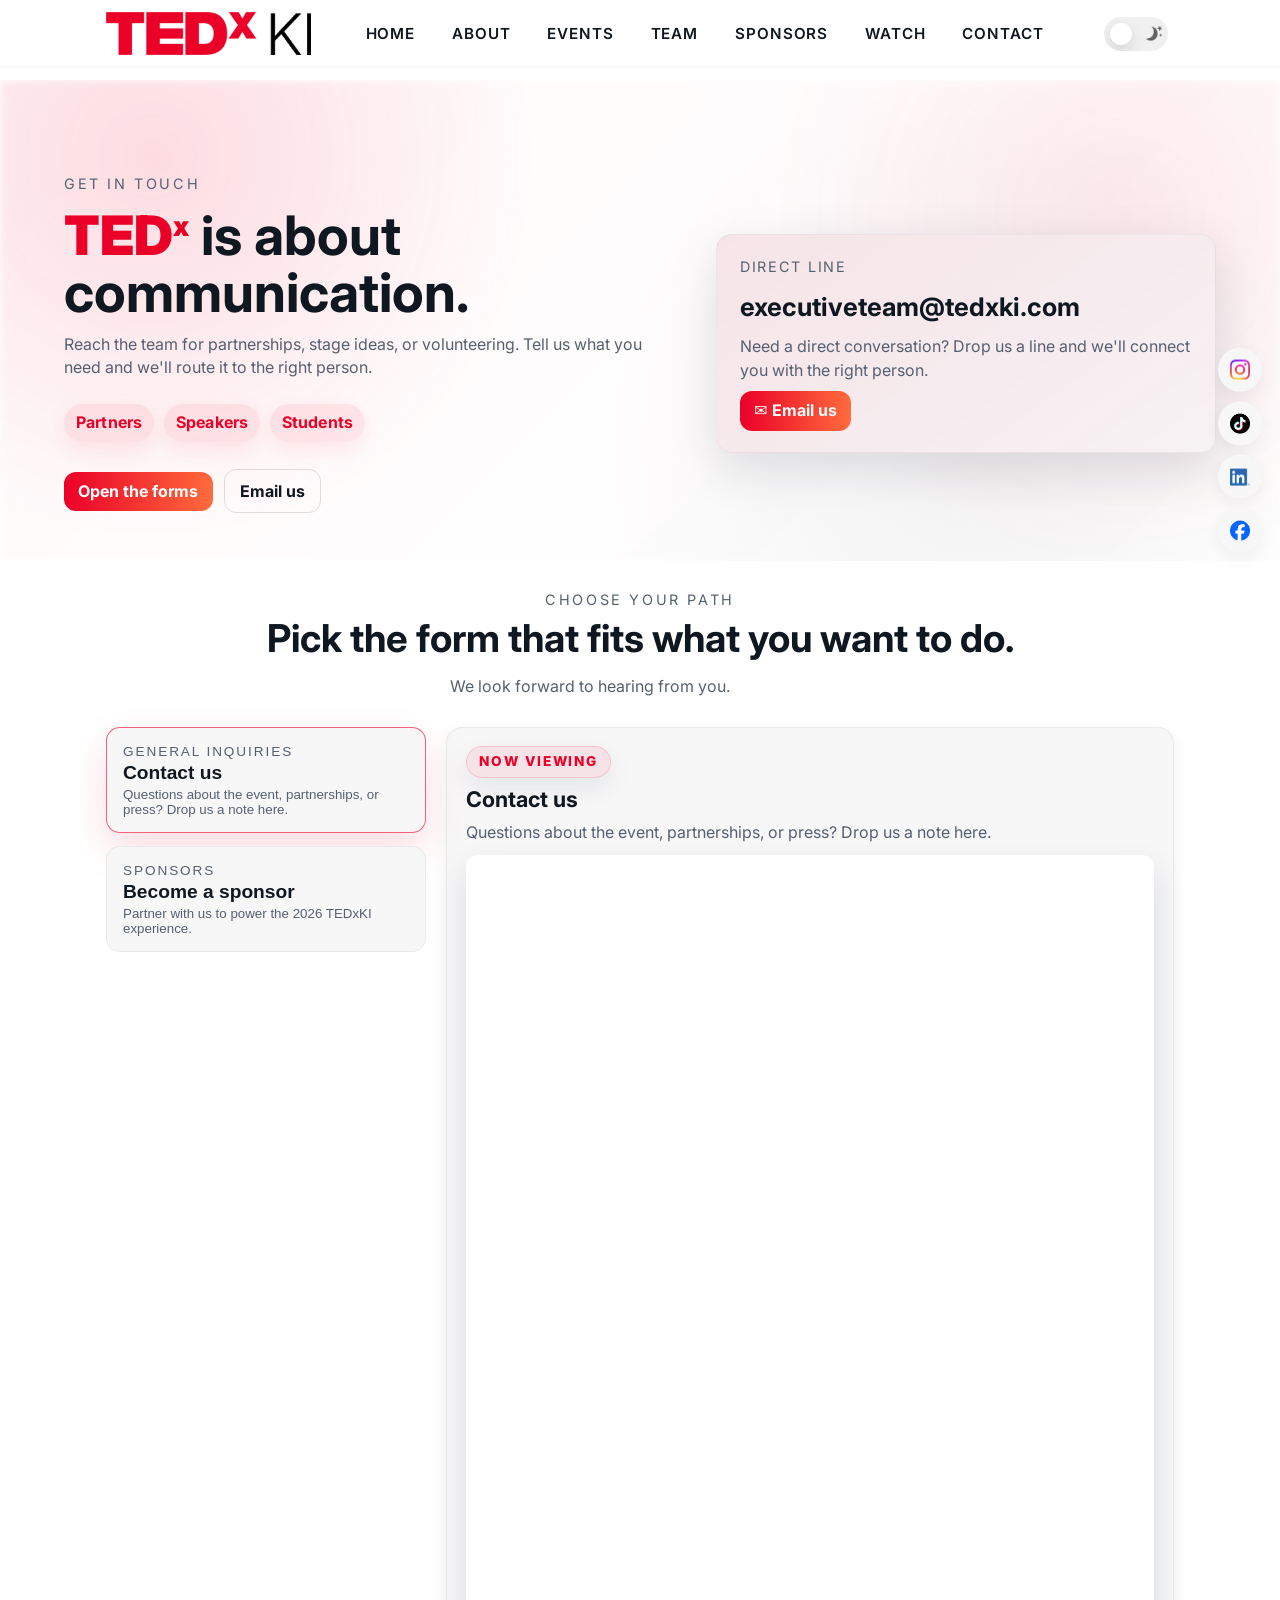
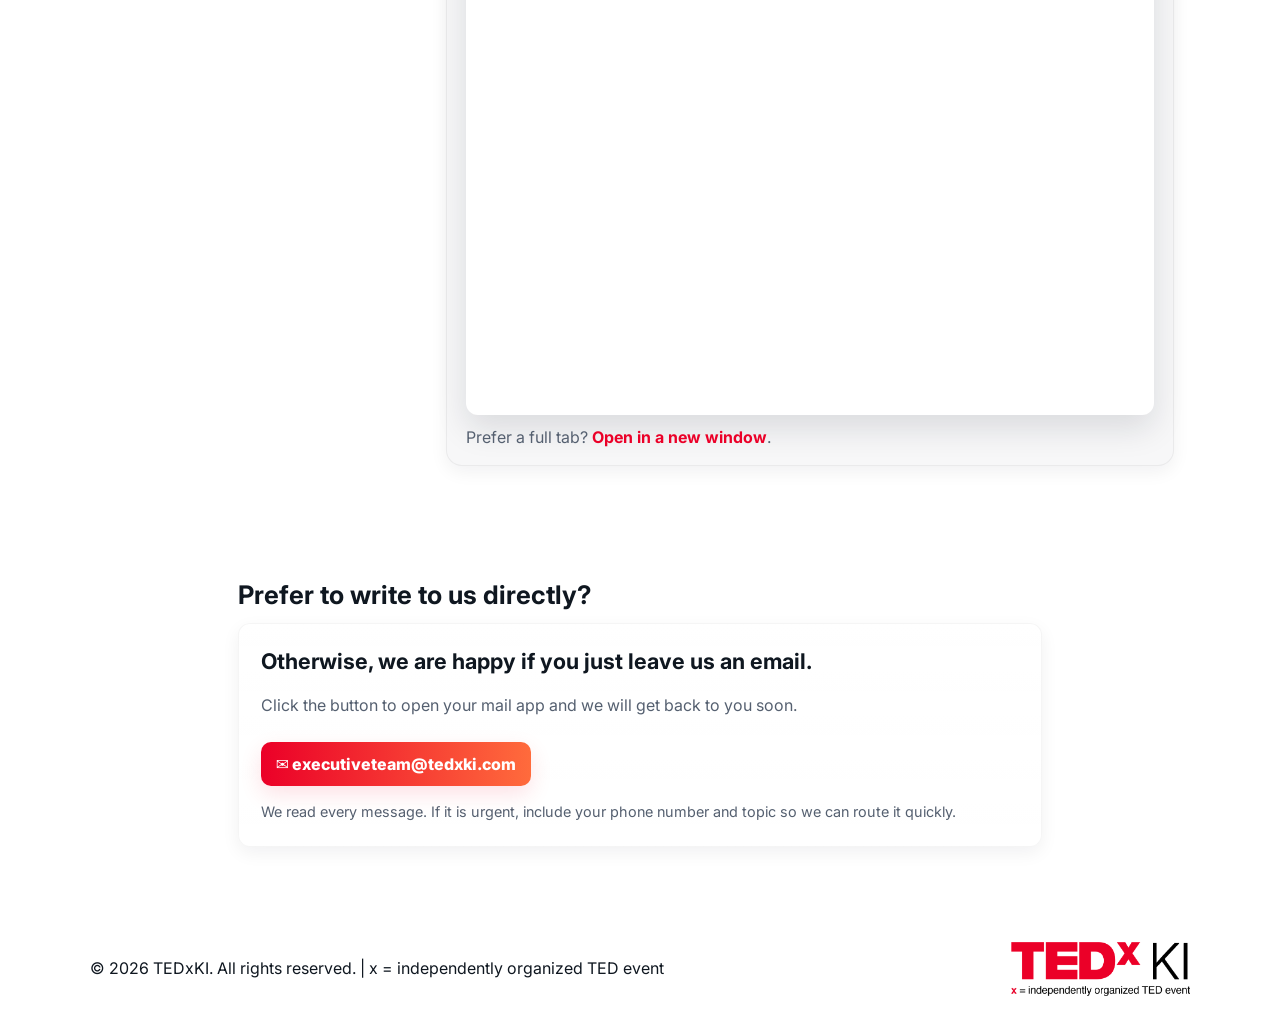
<file: sites/contact/contact.html>
<!doctype html>
<html lang="en">
<head>
  <meta charset="utf-8" />
  <meta name="viewport" content="width=device-width,initial-scale=1" />
  <title>Contact — TEDxKI</title>
  <link rel="stylesheet" href="/styles.css" />
  <link rel="stylesheet" href="/sites/contact/contact.css" />
  <link rel="icon" href="/assets/favicon.ico" />
  <script defer src="/partials/includes.js"></script>
  <script src="/app.js" defer></script>
  <script src="/sites/contact/contact.js" defer></script>
</head>
<body>

  <site-header></site-header>

  <social-strip></social-strip>

  <team-apply-overlay></team-apply-overlay>

  <main>

    <section class="contact-hero safe-pad">
      <div class="container contact-hero__grid">
        <div class="contact-hero__copy scroll-fade">
          <p class="contact-eyebrow">Get in touch</p>
          <h1 class="contact-title"><span class="brand-mark">TED<span class="sup">x</span></span> is about communication.</h1>
          <p class="contact-lede">
            Reach the team for partnerships, stage ideas, or volunteering. Tell us what you need and we'll route it to the right person.
          </p>
          <div class="contact-pills" aria-label="Ways to connect">
            <span class="pill">Partners</span>
            <span class="pill">Speakers</span>
            <span class="pill">Students</span>
          </div>
          <div class="contact-actions">
            <a class="cta" href="#forms">Open the forms</a>
            <a class="btn ghost" href="#email">Email us</a>
          </div>
        </div>

        <div class="contact-hero__panel scroll-fade" aria-label="Direct contact details">
          <div class="contact-hero__card">
            <p class="contact-card__label">Direct line</p>
            <h3>executiveteam@tedxki.com</h3>
            <div class="contact-hero__meta">
              <p>Need a direct conversation? Drop us a line and we'll connect you with the right person.</p>
              <a class="mailto cta" href="mailto:executiveteam@tedxki.com?subject=Contact%20via%20Website" aria-label="Send an email to executiveteam at tedxki dot com">
                ✉️ Email us
              </a>
            </div>
          </div>
        </div>
      </div>
    </section>

    <section id="forms" class="contact-forms safe-pad">
      <div class="container">
        <header class="contact-forms__header scroll-fade">
          <p class="contact-eyebrow">Choose your path</p>
          <h2>Pick the form that fits what you want to do.</h2>
          <p class="contact-lede">We look forward to hearing from you.</p>
        </header>

        <noscript>
          <p class="noscript-note">
            JavaScript is disabled. Open the forms directly:
            <a href="https://docs.google.com/forms/d/e/1FAIpQLSc-vl86zbqAkTRcGb1xheiDVFnkIkYRVpVRP4EJ7GlnyESAow/viewform">Contact us</a>,
            <a href="https://docs.google.com/forms/d/e/1FAIpQLSeuamGjRjqmeTeQTKM45y-6sEuKQy7eMnjP5D_lDnSzYMt_3Q/viewform">Become a sponsor</a>.
            <!-- <a href="https://forms.gle/qxysWAg3v1WrTimq6">Become a speaker</a>, -->
            <!-- <a href="https://forms.gle/PSpbgRcRDPzCzyNSA">Get involved as a student</a>. -->
          </p>
        </noscript>

        <div class="form-layout">
          <div class="form-options" role="tablist" aria-label="Contact options">
            <button
              class="form-option scroll-fade is-active"
              data-form-option
              data-key="contact"
              data-src="https://docs.google.com/forms/d/e/1FAIpQLSc-vl86zbqAkTRcGb1xheiDVFnkIkYRVpVRP4EJ7GlnyESAow/viewform?embedded=true"
              data-height="1160"
              data-title="Contact us"
              data-desc="Questions about the event, partnerships, or press? Drop us a note here."
              data-link="https://docs.google.com/forms/d/e/1FAIpQLSc-vl86zbqAkTRcGb1xheiDVFnkIkYRVpVRP4EJ7GlnyESAow/viewform"
              aria-selected="true"
            >
              <span class="form-option__eyebrow">General inquiries</span>
              <h3>Contact us</h3>
              <p>Questions about the event, partnerships, or press? Drop us a note here.</p>
            </button>

            <button
              class="form-option scroll-fade"
              data-form-option
              data-key="sponsor"
              data-src="https://docs.google.com/forms/d/e/1FAIpQLSeuamGjRjqmeTeQTKM45y-6sEuKQy7eMnjP5D_lDnSzYMt_3Q/viewform?embedded=true"
              data-height="1434"
              data-title="Become a sponsor"
              data-desc="Partner with us to power the 2026 TEDxKI experience."
              data-link="https://docs.google.com/forms/d/e/1FAIpQLSeuamGjRjqmeTeQTKM45y-6sEuKQy7eMnjP5D_lDnSzYMt_3Q/viewform"
              data-email="financeteam@tedxki.com"
              data-email-text="Simply send us an email or fill the form below and we will connect you with the right person."
              data-email-subject="Sponsorship inquiry"
              aria-selected="false"
            >
              <span class="form-option__eyebrow">Sponsors</span>
              <h3>Become a sponsor</h3>
              <p>Partner with us to power the 2026 TEDxKI experience.</p>
            </button>
        <!--
            <button
              class="form-option scroll-fade"
              data-form-option
              data-key="speaker"
              data-embed="link"
              data-title="Become a speaker"
              data-desc="Tell us about your idea worth spreading and how you would like to shape the stage."
              data-link="https://forms.gle/qxysWAg3v1WrTimq6"
              data-link-label="Open the speaker form"
              aria-selected="false"
            >
              <span class="form-option__eyebrow">Speakers</span>
              <h3>Become a speaker</h3>
              <p>Tell us about your idea worth spreading and how you would like to shape the stage.</p>
            </button>
        -->
        <!--
            <button
              class="form-option scroll-fade"
              data-form-option
              data-key="student"
              data-embed="student"
              data-title="Get involved as a student volunteer"
              data-desc="Join the crew, help run the experience, and learn from the inside."
              data-link-="https://forms.gle/PSpbgRcRDPzCzyNSA"
              data-link-label="Open the volunteer form"
              aria-selected="false"
            >
              <span class="form-option__eyebrow">Students</span>
              <h3>Get involved as a student volunteer</h3>
              <p>Join the crew, help run the experience, and contribute from the inside.</p>
            </button>
        -->
          </div>

          <div class="form-viewer" id="formViewer" role="tabpanel" aria-live="polite" aria-labelledby="">
            <div class="form-viewer__header">
              <p class="form-tag">Now viewing</p>
              <h3 id="formTitle">Contact us</h3>
              <p class="form-desc" id="formDesc">Questions about the event, partnerships, or press? Drop us a note here.</p>
            </div>
            <div class="form-email" id="formEmailBlock" hidden>
              <p class="form-email__note" id="formEmailNote"></p>
              <div class="form-email__actions">
                <p class="form-email__text" id="formEmailText"></p>
                <a
                  class="mailto cta"
                  id="formEmailButton"
                  href="mailto:financeteam@tedxki.com?subject=Sponsorship%20inquiry"
                  aria-label="Send an email about sponsorship to the finance team at tedxki dot com"
                >
                  ✉️ financeteam@tedxki.com
                </a>
              </div>
            </div>
            <div class="form-embed">
              <iframe
                id="formFrame"
                title="Contact us form"
                src="https://docs.google.com/forms/d/e/1FAIpQLSc-vl86zbqAkTRcGb1xheiDVFnkIkYRVpVRP4EJ7GlnyESAow/viewform?embedded=true"
                data-active-src=""
                height="1160"
                frameborder="0"
                marginheight="0"
                marginwidth="0"
                loading="lazy"
                allowfullscreen
              ></iframe>
              <div class="form-link" id="formLinkBlock" hidden aria-hidden="true">
                <h1 class="form-link__title">Application period for 2026 is closed.</h1>
                <p class="form-link__note">
                  When the application period for 2027 opens, you can submit your application right here.
                </p>
                <p class="form-link__title">Open the form on Google Forms.</p>
                <p class="form-link__note">
                  This link opens a Google Form hosted outside the TEDxKI website. TEDxKI is not responsible for external content or privacy practices.
                </p>
                <a
                  class="cta form-link__button"
                  id="formLinkButton"
                  href="https://forms.gle/qxysWAg3v1WrTimq6"
                  target="_blank"
                  rel="noreferrer"
                >
                  Open the form
                </a>
              </div>


              <div class="form-link" id="formStudentBlock" hidden aria-hidden="true">
                <p class="form-link__title">Open the form on Google Forms.</p>
                <p class="form-link__note">
                  This link opens a Google Form hosted outside the TEDxKI website. TEDxKI is not responsible for external content or privacy practices.
                </p>
                <a class="cta form-link__button" id="formStudentButton" href="https://forms.gle/PSpbgRcRDPzCzyNSA" target="_blank" rel="noreferrer">Open the volunteer form</a>
              </div>

            </div>
            <p class="form-caption" id="formCaption">Prefer a full tab? <a id="formDirectLink" href="https://docs.google.com/forms/d/e/1FAIpQLSc-vl86zbqAkTRcGb1xheiDVFnkIkYRVpVRP4EJ7GlnyESAow/viewform" target="_blank" rel="noreferrer">Open in a new window</a>.</p>
          </div>
        </div>
      </div>
    </section>

    <section id="email" class="container contact safe-pad scroll-fade">
      <h2>Prefer to write to us directly?</h2>
      <div class="contact-card" role="region" aria-labelledby="contact-head">
        <h3 id="contact-head">Otherwise, we are happy if you just leave us an email.</h3>
        <p>Click the button to open your mail app and we will get back to you soon.</p>
        <a class="mailto cta" href="mailto:executiveteam@tedxki.com?subject=Contact%20via%20Website" aria-label="Send an email to executiveteam at tedxki dot com">
          ✉️ executiveteam@tedxki.com
        </a>
        <p class="privacy-note">We read every message. If it is urgent, include your phone number and topic so we can route it quickly.</p>
      </div>
    </section>

  </main>

  <site-footer></site-footer>


</body>
</html>
</file>
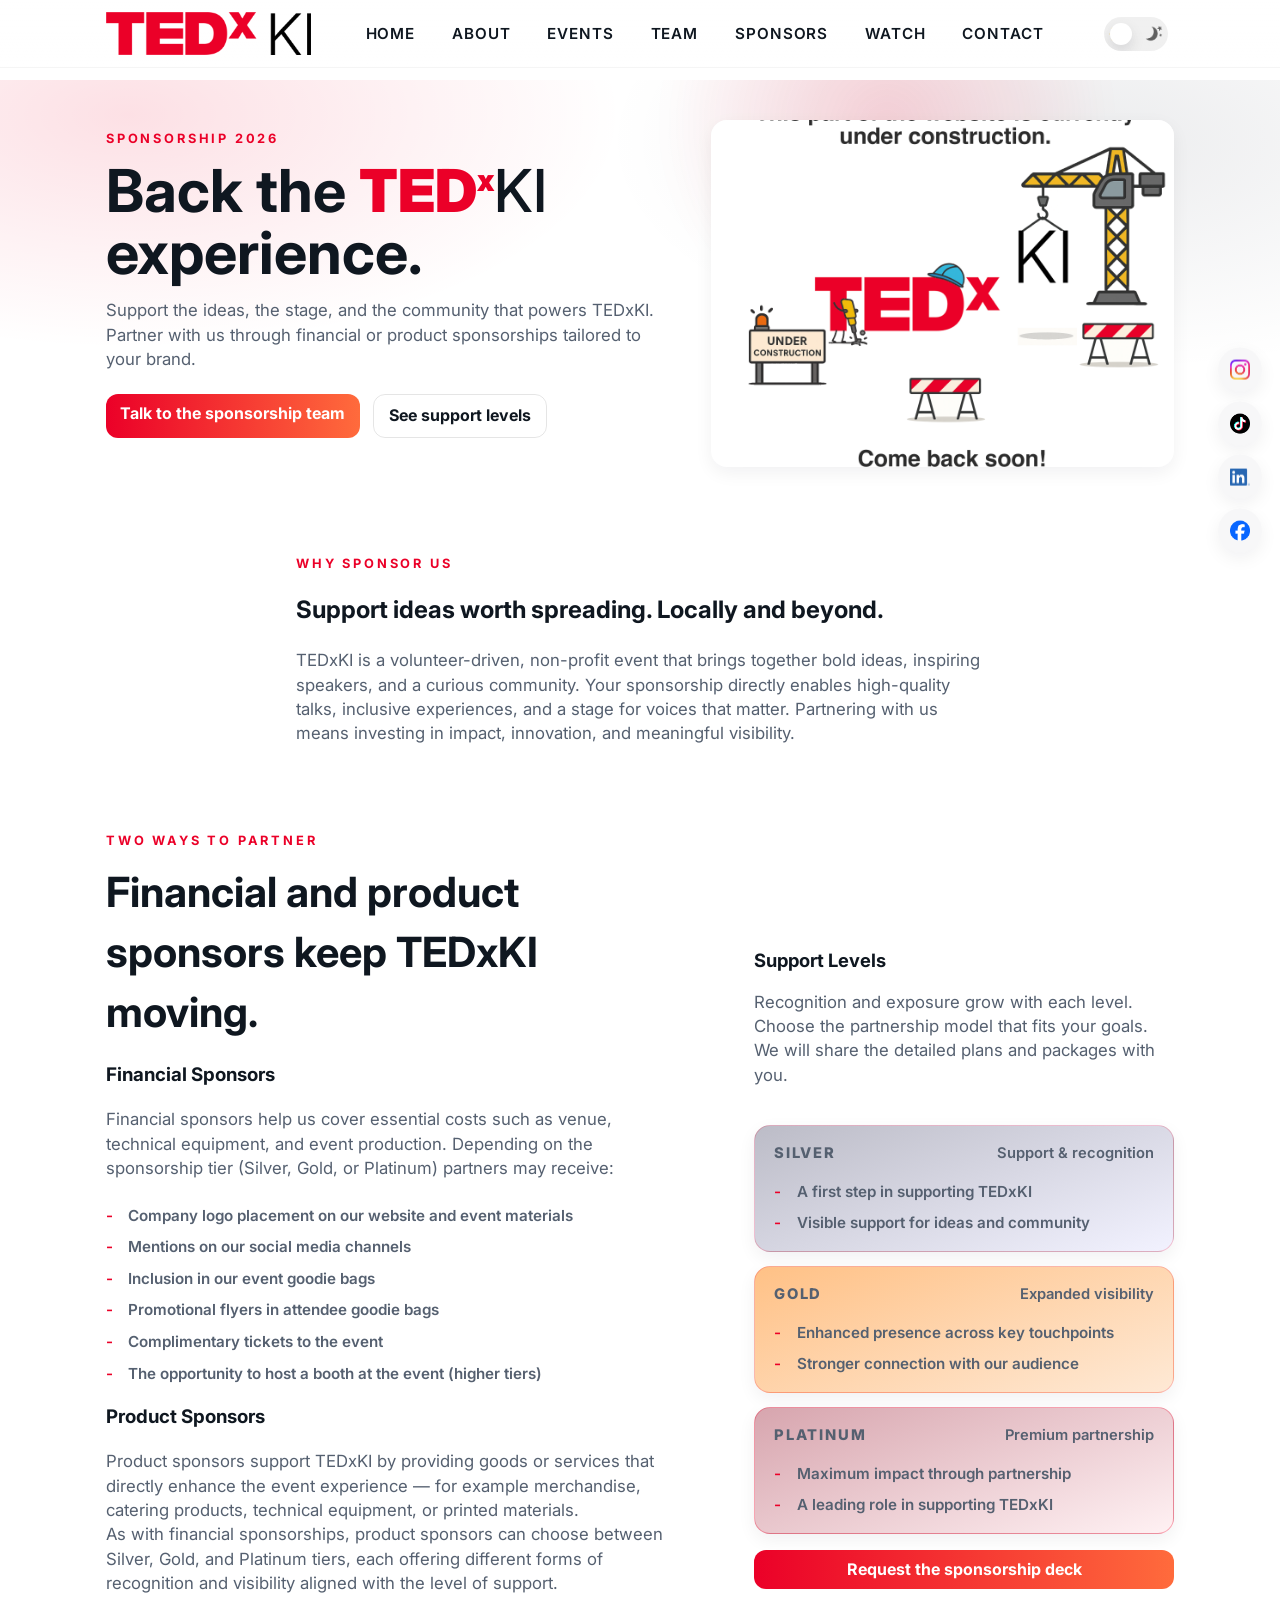
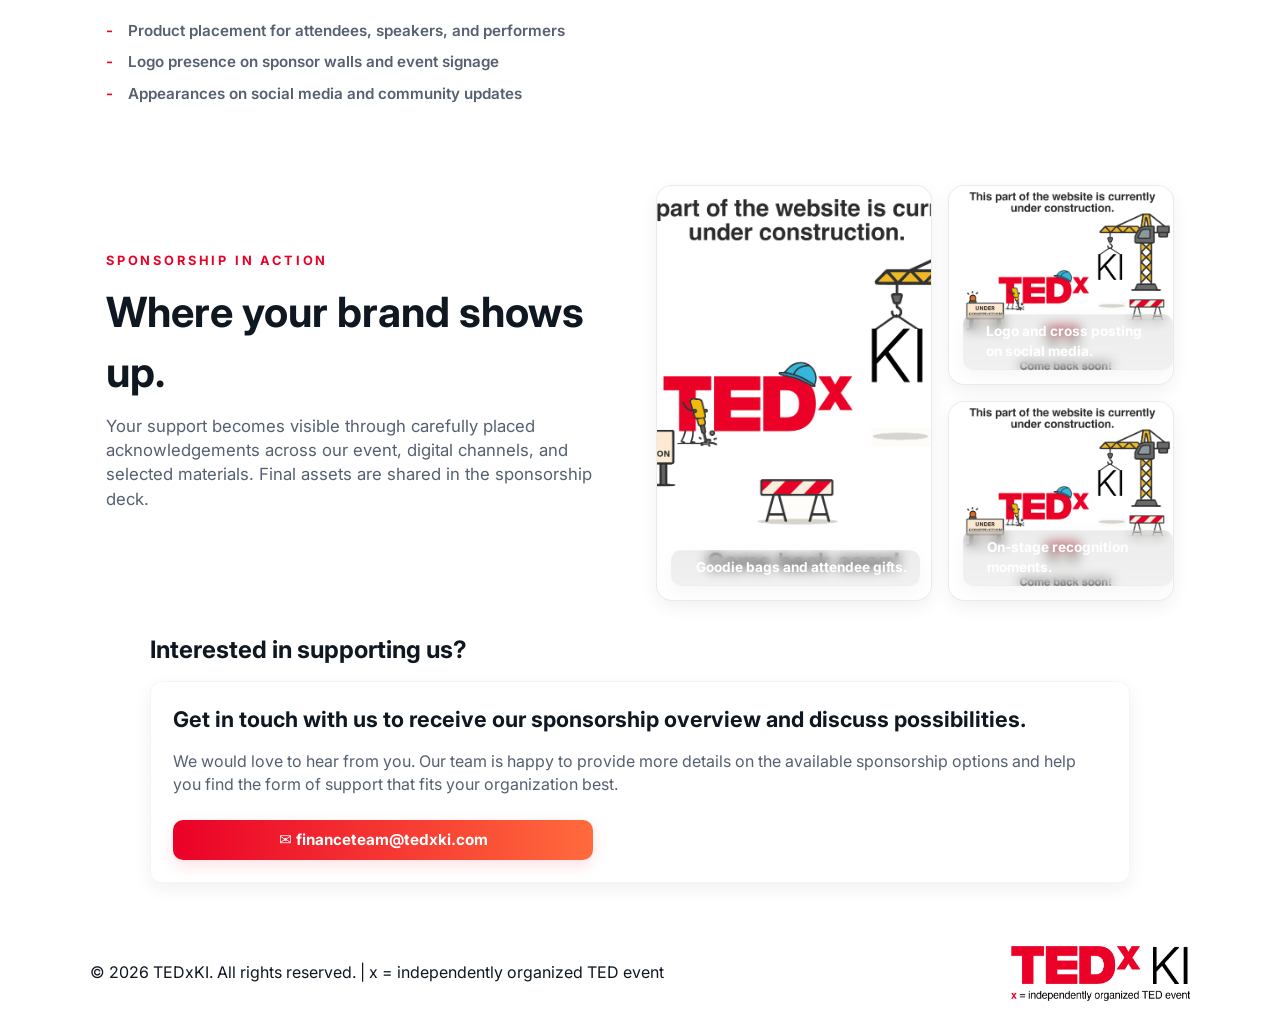
<file: sites/sponsors/sponsors.html>
<!doctype html>
<html lang="en">
<head>
  <meta charset="utf-8" />
  <meta name="viewport" content="width=device-width,initial-scale=1" />
  <title>Sponsors — TEDxKI</title>
  <link rel="stylesheet" href="/styles.css" />
  <link rel="stylesheet" href="/sites/sponsors/sponsors.css" />
  <link rel="icon" href="/assets/favicon.ico" />
  <script defer src="/partials/includes.js"></script>
  <script defer src="/app.js"></script>
  <script defer src="/sites/sponsors/sponsors.js"></script>
</head>
<body>

  <site-header></site-header>

  <social-strip></social-strip>

  <team-apply-overlay></team-apply-overlay>

  <main>
    <section class="sponsor-hero safe-pad" aria-label="Sponsorship overview">
      <div class="container sponsor-hero__grid">
        <div class="sponsor-hero__copy scroll-fade">
          <p class="sponsor-eyebrow">Sponsorship 2026</p>
          <h1 class="sponsor-title">
            Back the
            <span class="brand"><span class="brand-mark">TED<span class="sup">x</span></span><span class="brand-tail">KI</span></span>
            experience.
          </h1>
          <p class="sponsor-lede">
            Support the ideas, the stage, and the community that powers TEDxKI. Partner with us through financial or product sponsorships tailored to your brand.
          </p>
          <div class="sponsor-actions">
            <a class="cta" href="mailto:financeteam@tedxki.com?subject=Sponsorship%20inquiry">Talk to the sponsorship team</a>
            <a class="btn ghost" href="#tiers">See support levels</a>
          </div>
        </div>

        <div class="sponsor-hero__media scroll-fade">
          <div class="sponsor-hero__glow" aria-hidden="true"></div>
          <figure class="sponsor-hero__figure">
            <img
              src="/assets/images/UnderConstruction.png"
              data-placeholder="/assets/images/UnderConstruction.png"
              data-static-code="GiftBag2"
              data-static-params="fm=webp&q=84&w=1200"
              data-static-alt="TEDxKI stage moments"
              alt="TEDxKI stage moments"
            />
          </figure>
        </div>
      </div>
    </section>

    <section class="sponsor-why safe-pad" aria-label="Why sponsor TEDxKI">
      <div class="container sponsor-why__content scroll-fade">
        <p class="sponsor-eyebrow">Why sponsor us</p>
        <h2>Support ideas worth spreading. Locally and beyond.</h2>
        <p class="sponsor-lede">
          TEDxKI is a volunteer-driven, non-profit event that brings together bold ideas,
          inspiring speakers, and a curious community. Your sponsorship directly enables
          high-quality talks, inclusive experiences, and a stage for voices that matter.
          Partnering with us means investing in impact, innovation, and meaningful visibility.
        </p>
      </div>
    </section>

    <section class="sponsor-types safe-pad" aria-label="Sponsorship categories">
      <div class="container sponsor-types__layout">
        <div class="sponsor-types__intro scroll-fade">
          <p class="sponsor-eyebrow">Two ways to partner</p>
          <h2>Financial and product sponsors keep TEDxKI moving.</h2>

          <h3>Financial Sponsors</h3>
          <p class="sponsor-lede">
          Financial sponsors help us cover essential costs such as venue, technical equipment, and event production. Depending on the sponsorship tier (Silver, Gold, or Platinum) partners may receive:<br><br>
          </p>
          <ul class="sponsor-type__list">
            <li>Company logo placement on our website and event materials</li>
            <li>Mentions on our social media channels</li>
            <li>Inclusion in our event goodie bags</li>
            <li>Promotional flyers in attendee goodie bags</li>
            <li>Complimentary tickets to the event</li>
            <li>The opportunity to host a booth at the event (higher tiers)</li>
          </ul>
          <h3>Product Sponsors</h3>
          <p class="sponsor-lede">
          Product sponsors support TEDxKI by providing goods or services that directly enhance the event experience — for example merchandise, catering products, technical equipment, or printed materials. <br>
          As with financial sponsorships, product sponsors can choose between Silver, Gold, and Platinum tiers, each offering different forms of recognition and visibility aligned with the level of support. <br><br>
          </p>
          <ul class="sponsor-type__list">
            <li>Product placement for attendees, speakers, and performers</li>
            <li>Logo presence on sponsor walls and event signage</li>
            <li>Appearances on social media and community updates</li>
          </ul>
        </div>

        <div class="sponsor-types__tiers scroll-fade" aria-label="Sponsorship tiers" id="tiers">
          <h3>Support Levels</h3>
          <p class="sponsor-lede">
            Recognition and exposure grow with each level. Choose the partnership model that fits your goals. We will share the detailed plans and packages with you.
          </p>
          <div class="sponsor-tiers__cards">
            <article class="tier-card tier-card--mini tier-card--silver">
              <div class="tier-card__head">
                <p class="tier-card__tier">Silver</p>
                <p class="tier-card__tag">Support & recognition</p>
              </div>
              <ul class="sponsor-type__list tier-card-font">
                <li>A first step in supporting TEDxKI</li>
                <li>Visible support for ideas and community</li>
              </ul>
            </article>
            <article class="tier-card tier-card--mini tier-card--featured">
              <div class="tier-card__head">
                <p class="tier-card__tier">Gold</p>
                <p class="tier-card__tag">Expanded visibility</p>
              </div>
              <ul class="sponsor-type__list tier-card-font">
                <li>Enhanced presence across key touchpoints</li>
                <li>Stronger connection with our audience</li>
              </ul>
            </article>
            <article class="tier-card tier-card--mini tier-card--platinum">
              <div class="tier-card__head">
                <p class="tier-card__tier">Platinum</p>
                <p class="tier-card__tag">Premium partnership</p>
              </div>
              <ul class="sponsor-type__list tier-card-font">
                <li>Maximum impact through partnership</li>
                <li>A leading role in supporting TEDxKI</li>
              </ul>
            </article>
          </div>
          <a class="cta" href="mailto:financeteam@tedxki.com?subject=Sponsorship%20inquiry">Request the sponsorship deck</a>
        </div>
      </div>
    </section>

    <section class="sponsor-gallery safe-pad" aria-label="Sponsorship activation visuals">
      <div class="container sponsor-gallery__layout">
        <div class="sponsor-gallery__copy scroll-fade">
          <p class="sponsor-eyebrow">Sponsorship in action</p>
          <h2>Where your brand shows up.</h2>
          <p class="sponsor-lede">
            Your support becomes visible through carefully placed acknowledgements across our event, digital channels, and selected materials. Final assets are shared in the sponsorship deck.
          </p>
        </div>

        <div class="sponsor-gallery__grid">
          <figure class="sponsor-gallery__card scroll-fade">
            <img
              src="/assets/images/UnderConstruction.png"
              data-placeholder="/assets/images/UnderConstruction.png"
              data-static-code="GiftBag3"
              data-static-params="fm=webp&q=84&w=900"
              data-static-alt=""
              alt=""
            />
            <figcaption>Goodie bags and attendee gifts.</figcaption>
          </figure>
          <figure class="sponsor-gallery__card scroll-fade">
            <img
              src="/assets/images/UnderConstruction.png"
              data-placeholder="/assets/images/UnderConstruction.png"
              data-static-code="SponsorInstagram2"
              data-static-params="fm=webp&q=84&w=900"
              data-static-alt=""
              alt=""
            />
            <figcaption>Logo and cross posting on social media.</figcaption>
          </figure>
          <figure class="sponsor-gallery__card scroll-fade">
            <img
              src="/assets/images/UnderConstruction.png"
              data-placeholder="/assets/images/UnderConstruction.png"
              data-static-code="SponsorLogoStage1"
              data-static-params="fm=webp&q=84&w=900"
              data-static-alt=""
              alt=""
            />
            <figcaption>On-stage recognition moments.</figcaption>
          </figure>
        </div>

        <div class="sponsor-email__wrap scroll-fade" aria-label="Get in touch about sponsorship">
          <h2 class="sponsor-email__title">Interested in supporting us?</h2>
          <div class="sponsor-email__card" role="region" aria-labelledby="sponsor-email-head">
            <h3 id="sponsor-email-head">Get in touch with us to receive our sponsorship overview and discuss possibilities.</h3>
            <p>We would love to hear from you. Our team is happy to provide more details on the available sponsorship options and help you find the form of support that fits your organization best.</p>
            <a
              class="mailto cta"
              href="mailto:financeteam@tedxki.com?subject=Sponsorship%20inquiry"
              aria-label="Send an email about sponsorship to the finance team at tedxki dot com"
            >
              ✉️ financeteam@tedxki.com
            </a>
          </div>
        </div>
      </div>
    </section>

      </main>

  <site-footer></site-footer>

</body>
</html>
</file>
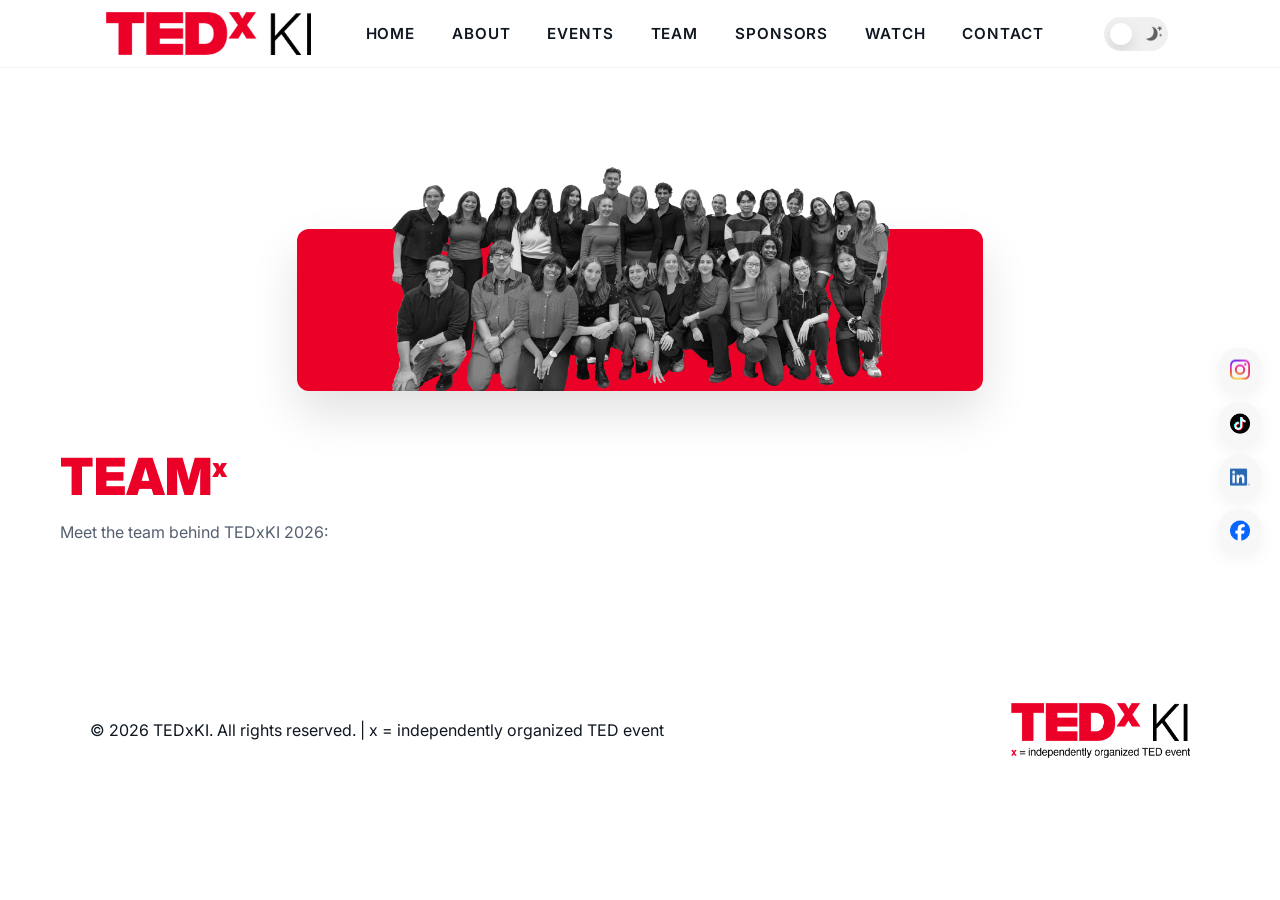
<file: sites/team/team.html>
<!doctype html>
<html lang="en">
<head>
  <meta charset="utf-8" />
  <meta name="viewport" content="width=device-width,initial-scale=1" />
  <title>Team — TEDxKI</title>
  <link rel="stylesheet" href="/styles.css" />
  <link rel="stylesheet" href="/sites/team/team.css" />
  <link rel="icon" href="/assets/favicon.ico" />
  <script defer src="/partials/includes.js"></script>
  <script src="/app.js" defer></script>
  <script src="/sites/team/team.js" defer></script>
</head>
<body>

  <site-header></site-header>

  <social-strip></social-strip>

  <team-apply-overlay></team-apply-overlay>

  <main>
    <!-- ===== team-showcase (replace old hero) ===== -->
    <section class="team-showcase" aria-label="Team Showcase">
      <!-- Inner wrapper centers content and defines the content width -->
      <div class="team-inner">
        <!-- Row 1: visual stack (rect + image). Both absolutely positioned inside .team-stack -->
        <div class="team-stack" aria-hidden="true">
          <div class="team-bg-rect" aria-hidden="true"></div>

          <div class="team-image-wrap" aria-hidden="true">
            <img src="/assets/images/team/team_photo.png" alt="Team hero" class="team-image" loading="eager"/>
          </div>
        </div>

        <!-- Row 2: text content — left-aligned within same centered inner width -->
        <div class="team-text">
          <h1 class="team-title animate-once" data-anim="reveal-up">TEAM<span class="sup">x</span></h1>

          <p class="team-intro animate-once" data-anim="fade-in">
            Meet the team behind TEDxKI 2026:
          </p>
        </div>
      </div>
    </section>
<!-- ===== end team-showcase ===== -->      

    <section class="team-sections container safe-pad" id="teamSections">
      <!-- Sections with headings + grids are injected at build time -->
    </section>

  </main>

  <site-footer></site-footer>


</body>
</html>
</file>
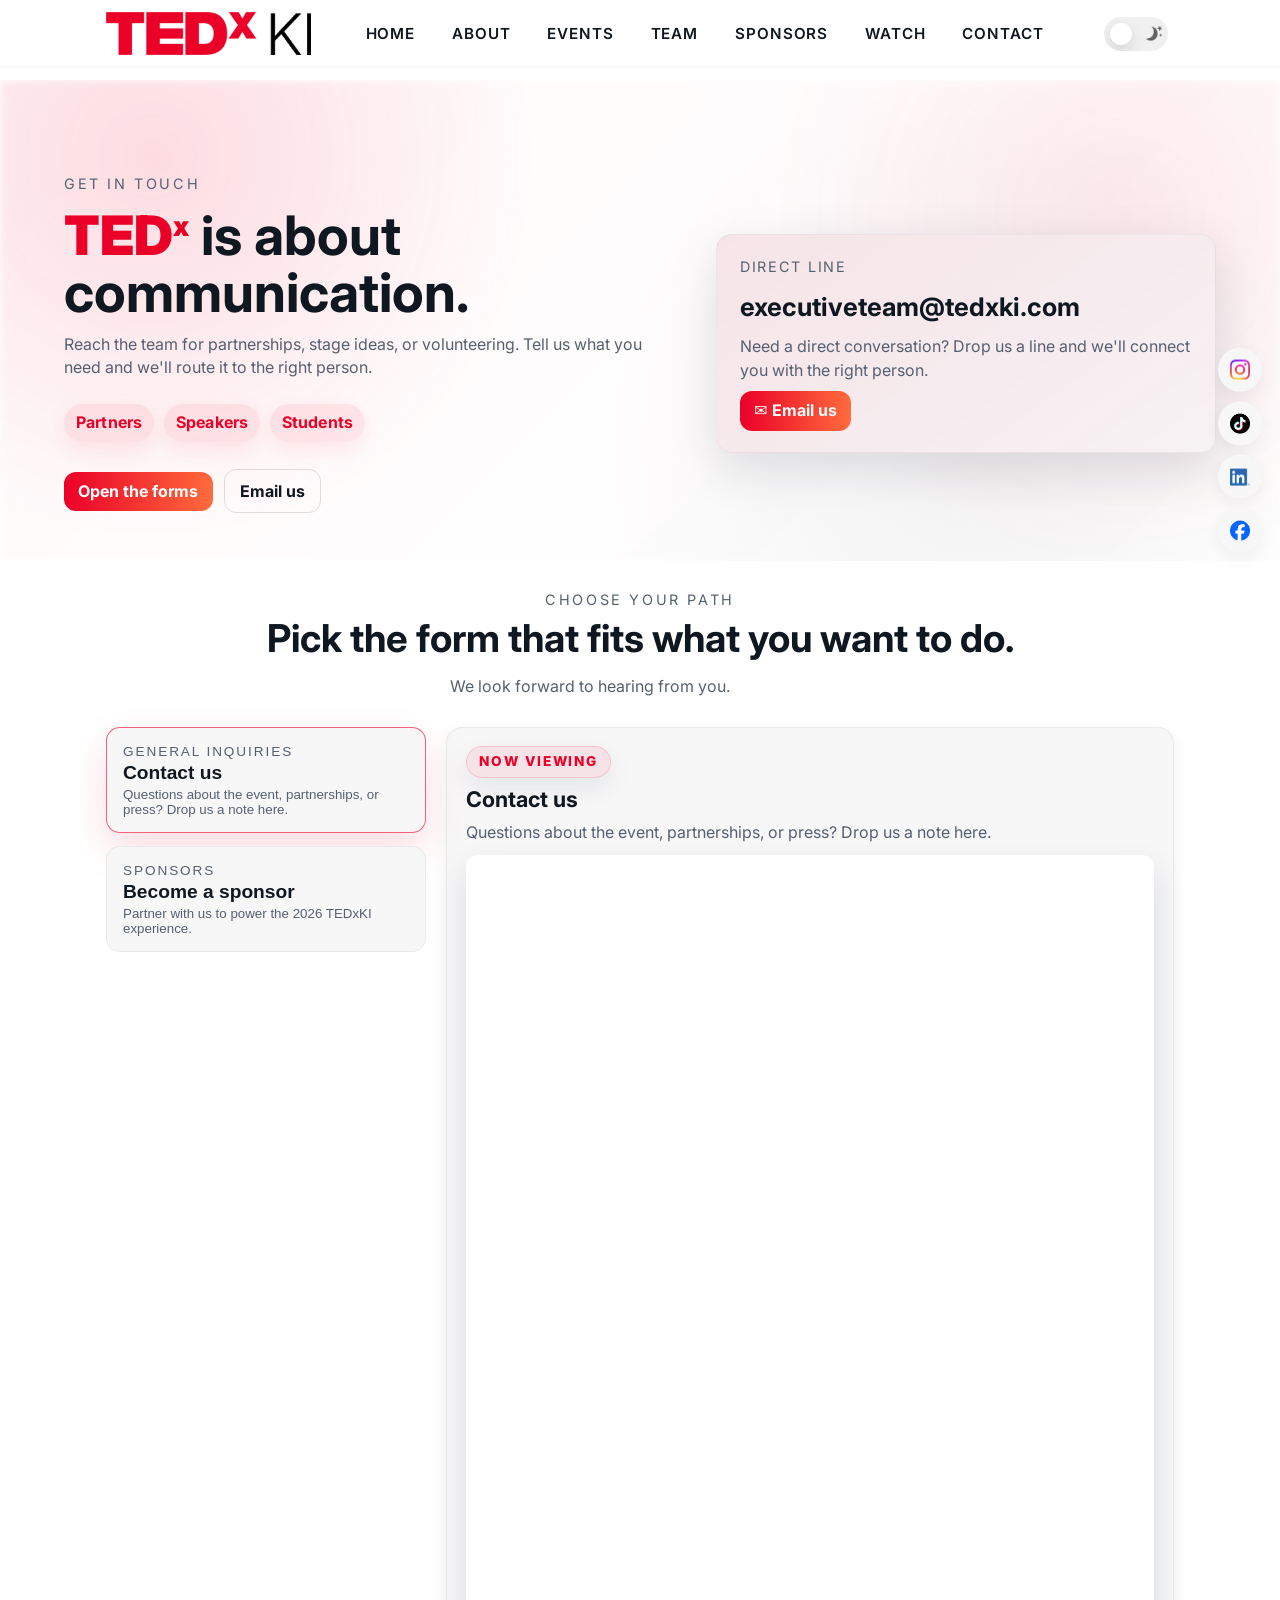
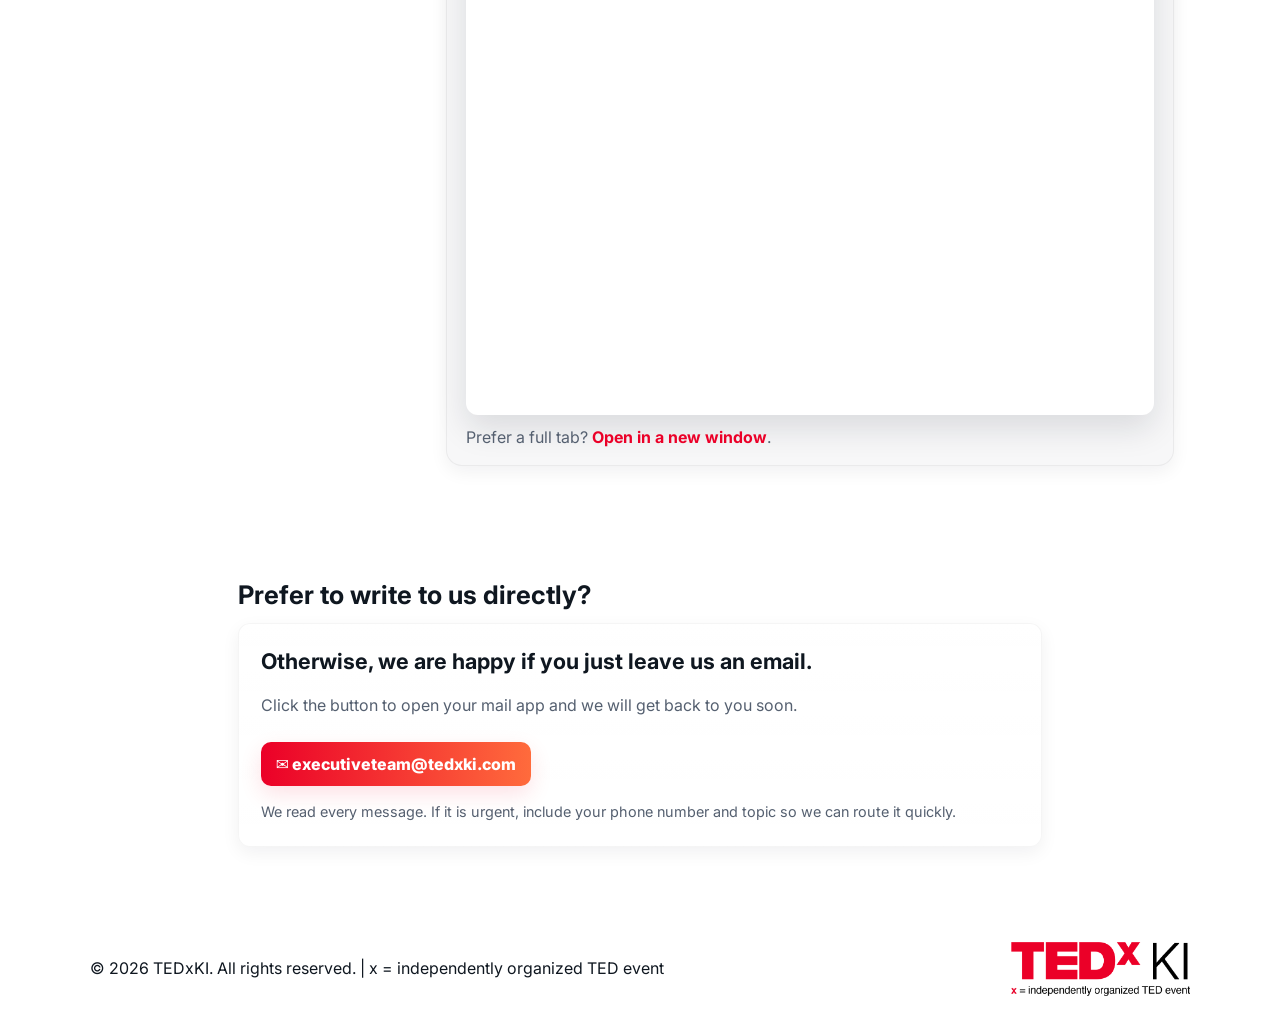
<file: docs/sites/contact/contact.html>
<!DOCTYPE html><html lang="en"><head>
  <meta charset="utf-8">
  <meta name="viewport" content="width=device-width,initial-scale=1">
  <title>Contact — TEDxKI</title>
  <link rel="stylesheet" href="/styles.css">
  <link rel="stylesheet" href="/sites/contact/contact.css">
  <link rel="icon" href="/assets/favicon.ico">
  <script defer="" src="/partials/includes.js"></script>
  <script src="/app.js" defer=""></script>
  <script src="/sites/contact/contact.js" defer=""></script>
</head>
<body>

  <site-header></site-header>

  <social-strip></social-strip>

  <team-apply-overlay></team-apply-overlay>

  <main>

    <section class="contact-hero safe-pad">
      <div class="container contact-hero__grid">
        <div class="contact-hero__copy scroll-fade">
          <p class="contact-eyebrow">Get in touch</p>
          <h1 class="contact-title"><span class="brand-mark">TED<span class="sup">x</span></span> is about communication.</h1>
          <p class="contact-lede">
            Reach the team for partnerships, stage ideas, or volunteering. Tell us what you need and we'll route it to the right person.
          </p>
          <div class="contact-pills" aria-label="Ways to connect">
            <span class="pill">Partners</span>
            <span class="pill">Speakers</span>
            <span class="pill">Students</span>
          </div>
          <div class="contact-actions">
            <a class="cta" href="#forms">Open the forms</a>
            <a class="btn ghost" href="#email">Email us</a>
          </div>
        </div>

        <div class="contact-hero__panel scroll-fade" aria-label="Direct contact details">
          <div class="contact-hero__card">
            <p class="contact-card__label">Direct line</p>
            <h3>executiveteam@tedxki.com</h3>
            <div class="contact-hero__meta">
              <p>Need a direct conversation? Drop us a line and we'll connect you with the right person.</p>
              <a class="mailto cta" href="mailto:executiveteam@tedxki.com?subject=Contact%20via%20Website" aria-label="Send an email to executiveteam at tedxki dot com">
                ✉️ Email us
              </a>
            </div>
          </div>
        </div>
      </div>
    </section>

    <section id="forms" class="contact-forms safe-pad">
      <div class="container">
        <header class="contact-forms__header scroll-fade">
          <p class="contact-eyebrow">Choose your path</p>
          <h2>Pick the form that fits what you want to do.</h2>
          <p class="contact-lede">We look forward to hearing from you.</p>
        </header>

        <noscript>
          <p class="noscript-note">
            JavaScript is disabled. Open the forms directly:
            <a href="https://docs.google.com/forms/d/e/1FAIpQLSc-vl86zbqAkTRcGb1xheiDVFnkIkYRVpVRP4EJ7GlnyESAow/viewform">Contact us</a>,
            <a href="https://docs.google.com/forms/d/e/1FAIpQLSeuamGjRjqmeTeQTKM45y-6sEuKQy7eMnjP5D_lDnSzYMt_3Q/viewform">Become a sponsor</a>.
            <!-- <a href="https://forms.gle/qxysWAg3v1WrTimq6">Become a speaker</a>, -->
            <!-- <a href="https://forms.gle/PSpbgRcRDPzCzyNSA">Get involved as a student</a>. -->
          </p>
        </noscript>

        <div class="form-layout">
          <div class="form-options" role="tablist" aria-label="Contact options">
            <button class="form-option scroll-fade is-active" data-form-option="" data-key="contact" data-src="https://docs.google.com/forms/d/e/1FAIpQLSc-vl86zbqAkTRcGb1xheiDVFnkIkYRVpVRP4EJ7GlnyESAow/viewform?embedded=true" data-height="1160" data-title="Contact us" data-desc="Questions about the event, partnerships, or press? Drop us a note here." data-link="https://docs.google.com/forms/d/e/1FAIpQLSc-vl86zbqAkTRcGb1xheiDVFnkIkYRVpVRP4EJ7GlnyESAow/viewform" aria-selected="true">
              <span class="form-option__eyebrow">General inquiries</span>
              <h3>Contact us</h3>
              <p>Questions about the event, partnerships, or press? Drop us a note here.</p>
            </button>

            <button class="form-option scroll-fade" data-form-option="" data-key="sponsor" data-src="https://docs.google.com/forms/d/e/1FAIpQLSeuamGjRjqmeTeQTKM45y-6sEuKQy7eMnjP5D_lDnSzYMt_3Q/viewform?embedded=true" data-height="1434" data-title="Become a sponsor" data-desc="Partner with us to power the 2026 TEDxKI experience." data-link="https://docs.google.com/forms/d/e/1FAIpQLSeuamGjRjqmeTeQTKM45y-6sEuKQy7eMnjP5D_lDnSzYMt_3Q/viewform" data-email="financeteam@tedxki.com" data-email-text="Simply send us an email or fill the form below and we will connect you with the right person." data-email-subject="Sponsorship inquiry" aria-selected="false">
              <span class="form-option__eyebrow">Sponsors</span>
              <h3>Become a sponsor</h3>
              <p>Partner with us to power the 2026 TEDxKI experience.</p>
            </button>
        <!--
            <button
              class="form-option scroll-fade"
              data-form-option
              data-key="speaker"
              data-embed="link"
              data-title="Become a speaker"
              data-desc="Tell us about your idea worth spreading and how you would like to shape the stage."
              data-link="https://forms.gle/qxysWAg3v1WrTimq6"
              data-link-label="Open the speaker form"
              aria-selected="false"
            >
              <span class="form-option__eyebrow">Speakers</span>
              <h3>Become a speaker</h3>
              <p>Tell us about your idea worth spreading and how you would like to shape the stage.</p>
            </button>
        -->
        <!--
            <button
              class="form-option scroll-fade"
              data-form-option
              data-key="student"
              data-embed="student"
              data-title="Get involved as a student volunteer"
              data-desc="Join the crew, help run the experience, and learn from the inside."
              data-link-="https://forms.gle/PSpbgRcRDPzCzyNSA"
              data-link-label="Open the volunteer form"
              aria-selected="false"
            >
              <span class="form-option__eyebrow">Students</span>
              <h3>Get involved as a student volunteer</h3>
              <p>Join the crew, help run the experience, and contribute from the inside.</p>
            </button>
        -->
          </div>

          <div class="form-viewer" id="formViewer" role="tabpanel" aria-live="polite" aria-labelledby="">
            <div class="form-viewer__header">
              <p class="form-tag">Now viewing</p>
              <h3 id="formTitle">Contact us</h3>
              <p class="form-desc" id="formDesc">Questions about the event, partnerships, or press? Drop us a note here.</p>
            </div>
            <div class="form-email" id="formEmailBlock" hidden="">
              <p class="form-email__note" id="formEmailNote"></p>
              <div class="form-email__actions">
                <p class="form-email__text" id="formEmailText"></p>
                <a class="mailto cta" id="formEmailButton" href="mailto:financeteam@tedxki.com?subject=Sponsorship%20inquiry" aria-label="Send an email about sponsorship to the finance team at tedxki dot com">
                  ✉️ financeteam@tedxki.com
                </a>
              </div>
            </div>
            <div class="form-embed">
              <iframe id="formFrame" title="Contact us form" src="https://docs.google.com/forms/d/e/1FAIpQLSc-vl86zbqAkTRcGb1xheiDVFnkIkYRVpVRP4EJ7GlnyESAow/viewform?embedded=true" data-active-src="" height="1160" frameborder="0" marginheight="0" marginwidth="0" loading="lazy" allowfullscreen=""></iframe>
              <div class="form-link" id="formLinkBlock" hidden="" aria-hidden="true">
                <h1 class="form-link__title">Application period for 2026 is closed.</h1>
                <p class="form-link__note">
                  When the application period for 2027 opens, you can submit your application right here.
                </p>
                <p class="form-link__title">Open the form on Google Forms.</p>
                <p class="form-link__note">
                  This link opens a Google Form hosted outside the TEDxKI website. TEDxKI is not responsible for external content or privacy practices.
                </p>
                <a class="cta form-link__button" id="formLinkButton" href="https://forms.gle/qxysWAg3v1WrTimq6" target="_blank" rel="noreferrer">
                  Open the form
                </a>
              </div>


              <div class="form-link" id="formStudentBlock" hidden="" aria-hidden="true">
                <p class="form-link__title">Open the form on Google Forms.</p>
                <p class="form-link__note">
                  This link opens a Google Form hosted outside the TEDxKI website. TEDxKI is not responsible for external content or privacy practices.
                </p>
                <a class="cta form-link__button" id="formStudentButton" href="https://forms.gle/PSpbgRcRDPzCzyNSA" target="_blank" rel="noreferrer">Open the volunteer form</a>
              </div>

            </div>
            <p class="form-caption" id="formCaption">Prefer a full tab? <a id="formDirectLink" href="https://docs.google.com/forms/d/e/1FAIpQLSc-vl86zbqAkTRcGb1xheiDVFnkIkYRVpVRP4EJ7GlnyESAow/viewform" target="_blank" rel="noreferrer">Open in a new window</a>.</p>
          </div>
        </div>
      </div>
    </section>

    <section id="email" class="container contact safe-pad scroll-fade">
      <h2>Prefer to write to us directly?</h2>
      <div class="contact-card" role="region" aria-labelledby="contact-head">
        <h3 id="contact-head">Otherwise, we are happy if you just leave us an email.</h3>
        <p>Click the button to open your mail app and we will get back to you soon.</p>
        <a class="mailto cta" href="mailto:executiveteam@tedxki.com?subject=Contact%20via%20Website" aria-label="Send an email to executiveteam at tedxki dot com">
          ✉️ executiveteam@tedxki.com
        </a>
        <p class="privacy-note">We read every message. If it is urgent, include your phone number and topic so we can route it quickly.</p>
      </div>
    </section>

  </main>

  <site-footer></site-footer>




</body></html>
</file>
<file: styles.css>
/* styles.css (UPDATED v3)
   - Fix: hamburger closed-state spacing exact + robust open-state
   - Fix: contact heading spacing on mobile matches other headings
   - Preserves previous v2 structure & animations
*/

/* ------------------ font ------------------ */
@font-face {
  font-family: "InterVar";
  src: url("/assets/Font/Inter/Inter-VariableFont_opsz\,wght.ttf") format("truetype");
  font-weight: 100 900;
  font-style: normal;
  font-display: swap;
}

:root{
  --bg: #ffffff;
  --surface: #f7f7f8;
  --text: #0f1720;
  --muted: #556070;
  --accent: #EB0028;
  --glass: rgba(255,255,255,0.6);
  --nav-height: 68px;
  --shadow: 0 6px 18px rgba(16,24,40,0.06);
  --transition: 220ms ease;
  --hero-max-width: 1100px;
  --btn-radius: 12px;

  /* hamburger tuning */
  --hb-width: 22px;
  --hb-thickness: 3px;
  --hb-gap: 7px; /* visual gap between center and top/bottom lines */
}

/* Dark theme variables applied via html[data-theme="dark"] */
html[data-theme="dark"]{
  --bg: #0f1113;
  --surface: #14171a;
  --text: #eef5fb;
  --muted: #b3bcc6;
  --accent: #EB0028;
  --glass: rgba(22,24,28,0.55);
  --shadow: 0 8px 28px rgba(0,0,0,0.5);
}

@media (prefers-color-scheme: dark) {
  :root:not([data-theme]) {
    --bg: #0f1113;
    --surface: #14171a;
    --text: #eef5fb;
    --muted: #b3bcc6;
    --accent: #EB0028;
  }
}

/* base */
*{box-sizing:border-box}
html,body{height:100%}
body{
  margin:0;
  font-family: "InterVar", Inter, system-ui, -apple-system, "Segoe UI", Roboto, "Noto Sans", Arial, sans-serif;
  background:var(--bg);
  color:var(--text);
  -webkit-font-smoothing:antialiased;
  -moz-osx-font-smoothing:grayscale;
  line-height:1.45;
  transition: background var(--transition), color var(--transition);
  overflow-x:hidden; /* avoid stray horizontal scroll on mobile */
}

.sup { font-size: 0.52em; vertical-align: super; color: var(--accent); }
.brand { white-space: nowrap; }
.brand-mark { color: var(--accent); font-weight: 900; }
.brand-tail { color: var(--text); font-weight: 500; }

/* helpers */
.container{ width:100%; max-width:var(--hero-max-width); margin:0 auto; padding:0 1rem; }
.visually-hidden{ position:absolute!important; clip:rect(1px,1px,1px,1px); padding:0!important; border:0!important; height:1px!important; width:1px!important; overflow:hidden!important; white-space:nowrap!important; }

/* header fixed */
.site-header{
  position:fixed; top:0; left:0; right:0; z-index:100; height:var(--nav-height);
  backdrop-filter: blur(6px);
  background: linear-gradient(to bottom, rgba(255,255,255,0.85), rgba(255,255,255,0.5));
  display:flex; align-items:center;
  border-bottom:1px solid rgba(0,0,0,0.04);
}
html[data-theme="dark"] .site-header{
  background: linear-gradient(to bottom, rgba(16,18,20,0.6), rgba(16,18,20,0.35));
  border-bottom:1px solid rgba(255,255,255,0.03);
}

/* ensure main content isn't hidden under fixed header */
main{ padding-top: calc(var(--nav-height) + 12px); }

/* nav layout */
.nav{ display:flex; align-items:center; justify-content:space-between; gap:1rem; width:100%; }

/* Logo */
.logo img{
  height:44px;
  width:auto;
  display:block;
  object-fit:contain;
  transition: height 180ms ease;
}

/* Dark mode logo swap (keeps src fallback) */
html[data-theme="dark"] .logo img{
  content: url("./assets/logos/logo_dark.png");
}

/* nav-links (desktop) */
.nav-links{ list-style:none; display:flex; gap:1.1rem; margin:0; padding:0; align-items:center; }
.nav-links a{ text-decoration:none; letter-spacing:0.06em; color:var(--text); font-weight:600; font-size:.95rem; padding:.45rem .6rem; border-radius:8px; }
.nav-links a:hover, .nav-links a:focus{ background:var(--glass); }

/* controls */
.controls{ display:flex; align-items:center; gap:.6rem; }

/* theme toggle: image-based track (unchanged) */
.theme-toggle{ background:none; border:0; padding:6px; cursor:pointer; display:inline-flex; align-items:center; }
.theme-track{
  display:inline-grid; align-items:center; position:relative;
  width:64px; height:34px; border-radius:999px; background:rgba(0,0,0,0.06); padding:6px;
  overflow:hidden;
}
.theme-img{
  position:absolute; top:50%; transform:translateY(-50%);
  width: clamp(14px, 2.6vw, 18px); height:auto; object-fit:contain; pointer-events:none;
  transition: opacity 160ms ease, transform 220ms ease;
  z-index:1;
}
.theme-img-sun{ left:8%; transform: translateY(-50%); }
.theme-img-moon{ right:8%; transform: translateY(-50%); opacity:0.6; }
.theme-thumb{
  position:absolute; width:22px; height:22px; border-radius:50%; background:#fff; left:6px; top:50%; transform:translateY(-50%); box-shadow:0 6px 14px rgba(2,6,23,0.12);
  transition: left 220ms cubic-bezier(.2,.9,.2,1), background 220ms ease;
  z-index:2;
}
html[data-theme="dark"] .theme-track{ background:rgba(255,255,255,0.06); }
html[data-theme="dark"] .theme-thumb{ left: calc(100% - 6px - 22px); background:var(--accent); }
html[data-theme="dark"] .theme-img-moon{ opacity:1; }
html[data-theme="dark"] .theme-img-sun{ opacity:0.95; }

/* small variant for mobile menu placement */
.theme-toggle.small .theme-track{ width:46px; height:26px; padding:4px; }
.theme-toggle.small .theme-thumb{ width:18px; height:18px; left:4px; }
html[data-theme="dark"] .theme-toggle.small .theme-thumb{ left: calc(100% - 4px - 18px); }

/* hamburger
   Reworked to always derive spacing from center:
   - uses CSS variables for easy tuning (--hb-gap)
   - closed state: top/middle/bottom are same top + translateY offsets
   - open state: both rotating bars moved to center and rotated
*/
.hamburger{ display:none; position:relative; width:48px; height:48px; background:transparent;border:0;padding:6px;cursor:pointer;border-radius:10px; }
.hamburger span{
  position:absolute;
  left:50%;
  top:50%;
  transform-origin:center;
  /* initial transform sets horizontal centering and vertical offset */
  transform: translateX(-50%) translateY(0);
  height:var(--hb-thickness);
  width:var(--hb-width);
  background:var(--text);
  border-radius:3px;
  transition: transform 180ms ease, opacity 160ms ease;
  will-change:transform,opacity;
}
/* closed state offsets */
.hamburger span:nth-child(1){ transform: translateX(-50%) translateY(calc(-1 * var(--hb-gap))); }
.hamburger span:nth-child(2){ transform: translateX(-50%) translateY(0); }
.hamburger span:nth-child(3){ transform: translateX(-50%) translateY(var(--hb-gap)); }

/* open state: middle line disappears; top/bottom collapse to center and rotate */
.hamburger.open span:nth-child(1){
  transform: translateX(-50%) translateY(0) rotate(45deg);
}
.hamburger.open span:nth-child(2){
  opacity:0; transform: translateX(-50%) translateY(0) scaleX(0);
}
.hamburger.open span:nth-child(3){
  transform: translateX(-50%) translateY(0) rotate(-45deg);
}

/* mobile nav — full-screen cinematic overlay (toggled by .open) */
.mobile-menu{
  position:fixed; inset:0;
  display:flex; flex-direction:column;
  background:
    radial-gradient(120% 90% at 84% 0%, rgba(235,0,40,0.22), transparent 55%),
    #0b0c0e;
  z-index:200;
  opacity:0; pointer-events:none;
  transition: opacity 260ms ease;
}
.mobile-menu.open{ opacity:1; pointer-events:all; }

.mobile-menu a{
  display:block;
  margin:0;
  padding:.35rem 1.3rem;
  text-decoration:none;
  color:#fff;
  font-weight:800;
  font-size:clamp(1.6rem, 7.5vw, 2.3rem);
  letter-spacing:-0.01em;
  line-height:1.3;
  opacity:0; transform:translateY(14px);
  transition: opacity 380ms ease, transform 380ms cubic-bezier(.2,.9,.2,1);
}
.mobile-menu.open a{ opacity:1; transform:none; }
.mobile-menu.open a:nth-of-type(1){ transition-delay:70ms; }
.mobile-menu.open a:nth-of-type(2){ transition-delay:115ms; }
.mobile-menu.open a:nth-of-type(3){ transition-delay:160ms; }
.mobile-menu.open a:nth-of-type(4){ transition-delay:205ms; }
.mobile-menu.open a:nth-of-type(5){ transition-delay:250ms; }
.mobile-menu.open a:nth-of-type(6){ transition-delay:295ms; }
.mobile-menu.open a:nth-of-type(7){ transition-delay:340ms; }
/* vertically center the link stack within the available space */
.mobile-menu > a:first-of-type{ margin-top:auto; }
.mobile-menu > a:last-of-type{ margin-bottom:auto; }

/* mobile menu top row */
.mobile-top{ display:flex; align-items:center; justify-content:space-between; padding:16px 1.2rem 0; flex:0 0 auto; }
.mobile-close{
  background:rgba(255,255,255,0.08); border:0; padding:.5rem .9rem; border-radius:999px;
  font-weight:700; font-size:.85rem; color:#fff; cursor:pointer; transition:background 180ms ease;
}
.mobile-close:hover, .mobile-close:focus-visible{ background:rgba(255,255,255,0.16); }
.mobile-menu .theme-toggle.small .theme-track{ background:rgba(255,255,255,0.1); }
.mobile-menu .theme-img-sun, .mobile-menu .theme-img-moon{ filter:none; }


/* content & layout */
.content-list{ padding:3.0rem 1rem; }
.content-inner{ display:grid; grid-template-columns:1fr 1fr; gap:2rem; align-items:center; }
.content-media img{ width:100%; border-radius:10px; object-fit:cover; box-shadow:var(--shadow); }
.cta{ display:inline-block; padding:.5rem .9rem; border-radius:var(--btn-radius); background:linear-gradient(90deg,var(--accent),#ff6b3c); color:white; font-weight:700; position:relative; overflow:hidden; transition: transform 180ms ease; text-decoration:none; }
.cta:hover{ transform: translateY(-3px); }

/* hover gradient animation on buttons (subtle) */
.btn{
  padding:.6rem .95rem; border-radius:var(--btn-radius); background:var(--surface); border:0; cursor:pointer; font-weight:700;
  transition: background 220ms ease, transform 180ms ease, box-shadow 220ms ease;
}
.btn.primary{
  background: linear-gradient(90deg,var(--accent),#ff6b3c);
  color:#fff;
  box-shadow: 0 8px 22px rgba(235,0,40,0.12);
}
.btn.primary:hover{
  transform: translateY(-4px) scale(1.01);
  background-size:200% 100%;
  background-position: right center;
  box-shadow: 0 12px 32px rgba(235,0,40,0.14);
}

/* social strip */
.social-strip{
  position:fixed; right:18px; top:50%; transform:translateY(-50%); z-index:98;
  display:flex; flex-direction:column; gap:.6rem;
}
.social{
  display:flex; align-items:center; justify-content:center; gap:.6rem; text-decoration:none; color:var(--text); background:var(--surface); padding:.5rem .7rem; border-radius:999px; box-shadow:var(--shadow); transition: transform 220ms cubic-bezier(.2,.9,.2,1), background 160ms ease;
  overflow:visible; position:relative;
  min-width:44px; min-height:44px;
}
.social-logo{ width:20px; height:20px; object-fit:contain; display:block; transition: transform 220ms ease; margin:0 auto; }

/* label hidden on mobile by default */
.label{ display:none; white-space:nowrap; font-weight:700; color:var(--text); margin-left:4px; }

/* social hover: glow + subtle 3D lift + reveal label */
.social::after{
  content:"";
  position:absolute; inset:0;
  border-radius:999px;
  pointer-events:none;
  transition: box-shadow 220ms ease, transform 220ms ease;
}
.social:hover, .social:focus{
  transform: translateX(-8px) translateZ(0) scale(1.02);
  background: linear-gradient(180deg, rgba(255,255,255,0.04), rgba(255,255,255,0.02));
}
.social:hover .social-logo{ transform: scale(1.15) translateZ(0); }
.social-strip:hover .label, .social-strip:focus-within .label{ display:inline-block; }

/* add colorful accent ring on hover */
.social:hover::after{
  box-shadow: 0 8px 28px rgba(235,0,40,0.14);
}

/* privacy note */
.privacy-note{ font-size:.9rem; color:var(--muted); margin-top:.6rem; }

/* scroll-fade (invisible until observed) */
.scroll-fade{ opacity:0; transform: translateY(14px); transition: opacity 520ms cubic-bezier(.2,.9,.2,1), transform 520ms cubic-bezier(.2,.9,.2,1); will-change:opacity,transform; }
.scroll-fade.visible{ opacity:1; transform:none; }

/* responsive */
@media (max-width:900px){
  .nav-links{ display:none; }
  .hamburger{ display:flex; }
  .controls > .theme-toggle { display:none; }
  .social-strip{ right:8px; top:auto; bottom:12px; transform:none; flex-direction:row; }
  .social{
    padding:.45rem; min-width:44px; border-radius:8px;
    justify-content:center;
    align-items:center;
  }
  .social-logo{ width:20px; height:20px; }
  .label{ display:none !important; }
  .hero-overlay{ padding:2.25rem 1rem; }
  .content-inner{ grid-template-columns:1fr; }
  .marquee-track .sponsor-logo{ width:120px; height:60px; }

  /* contact card mobile polish:
     - collapse outer background effect (avoid double framed look)
     - make mailto full width and centered
  */
  .contact{ padding:1.4rem 0; margin:1.2rem auto; }
  .contact-card{ width:100%; border-radius:10px; padding:0.95rem; box-shadow: 0 8px 18px rgba(0,0,0,0.06); }
  .contact-card .mailto{
    display:flex; width:100%; justify-content:center; padding:.8rem 1rem; font-size:1rem;
  }
  .contact-card .privacy-note{ font-size:.88rem; padding-top:0.4rem; }
}

/* very narrow screens: center logo + hamburger
   Also bump the hero text min-size on very small screens (user requested larger on smartphone)
*/
@media (max-width:420px){
  .nav{ justify-content:center; }
  .logo{ order:0; margin:0; }
  .controls{ position:absolute; right:10px; top:10px; }
  .hero-text{ font-size: clamp(2.0rem, 9.6vw, 3.6rem); }
  .hamburger{ width:44px; height:44px; }
  /* scale hamburger to fit */
  .hamburger span{ width:20px; height:3px; }
  /* ensure gap scales nicely on tiny screens */
  :root { --hb-gap: 6px; }
}

/* small polish */
.footer-inner{ display:flex; 
  display: flex;
  align-items: flex-end; /* puts the badge visually at the bottom edge */
  justify-content:space-between;
  gap:1rem;
  padding:1.4rem 0;
}

.footer-badge img {
  display: block;
  height: auto;
  width: clamp(120px, 14vw, 220px);
}


/* Dark mode image swap (same technique as navbar logo) */
html[data-theme="dark"] .footer-badge img{
  content: url("/assets/logos/TEDxWithDisclaimer_dark.png");
}

/* Optional: tighten on very small screens */
@media (max-width: 420px){
  .footer-badge img{
    width: clamp(110px, 40vw, 200px);
  }
}

@media (max-width: 600px) {
  .site-footer {
    padding-bottom: 60px; /* enough space for the social icons */
  }
}

a.hyper-link{ color:var(--accent); text-decoration:none; font-weight:700; }

/* utility */
.hidden{ display:none !important; }

/* -----------------------
   Explicit Safe Padding
   Use the .safe-pad class to opt-in to horizontal padding
   (preferred over global "apply to everything except X")
   ----------------------- */

/* responsive safe gutter: min 16px, scales a bit with width, max 48px */
:root { --safe-gutter-min: 16px; --safe-gutter-max: 48px; }

/* a single helper to compute the padding (you can tune the middle value) */
.safe-pad {
  padding-left: clamp(var(--safe-gutter-min), 4vw, var(--safe-gutter-max));
  padding-right: clamp(var(--safe-gutter-min), 4vw, var(--safe-gutter-max));
  box-sizing: border-box;
}

/* smaller gutter on very narrow screens */
@media (max-width:420px) {
  .safe-pad { padding-left: 12px; padding-right: 12px; }
}

/* ensure container default gutter (if you keep container's padding) doesn't conflict:
   if you want .container to not apply its own gutter when used with .safe-pad,
   you can explicitly reset it (optional) */
.container.safe-pad {
  padding-left: clamp(var(--safe-gutter-min), 4vw, var(--safe-gutter-max));
  padding-right: clamp(var(--safe-gutter-min), 4vw, var(--safe-gutter-max));
}
</file>
<file: sites/contact/contact.css>
/* Contact page — alternative layout */

.contact-hero {
  position: relative;
  padding-top: calc(var(--nav-height, 68px) + 26px);
  padding-bottom: 3rem;
  overflow: hidden;
}

.contact-hero::before,
.contact-hero::after {
  content: "";
  position: absolute;
  inset: 0;
  z-index: 0;
  pointer-events: none;
}

.contact-hero::before {
  background:
    radial-gradient(circle at 12% 16%, rgba(235, 0, 40, 0.12), transparent 32%),
    radial-gradient(circle at 88% 28%, rgba(235, 0, 40, 0.08), transparent 30%),
    linear-gradient(135deg, rgba(235, 0, 40, 0.02), rgba(255, 255, 255, 0));
  filter: blur(4px);
}

.contact-hero::after {
  background: radial-gradient(circle at 76% 76%, rgba(15, 23, 42, 0.05), transparent 36%);
}

.contact-hero__grid {
  position: relative;
  z-index: 1;
  width: 100%;
  max-width: 1200px;
  margin: 0 auto;
  display: grid;
  grid-template-columns: minmax(0, 1.05fr) minmax(0, 0.95fr);
  gap: clamp(1.6rem, 4vw, 3rem);
  align-items: center;
}

.contact-hero__copy {
  display: flex;
  flex-direction: column;
  gap: 0.75rem;
}

.contact-eyebrow {
  margin: 0;
  text-transform: uppercase;
  letter-spacing: 0.18em;
  font-size: 0.9rem;
  color: var(--muted);
}

.contact-title {
  margin: 0;
  font-size: clamp(2.2rem, 6vw, 3.4rem);
  line-height: 1.05;
}

.contact-lede {
  margin: 0;
  color: var(--muted);
  max-width: 720px;
}

.contact-pills {
  display: flex;
  gap: 0.6rem;
  flex-wrap: wrap;
  margin: 0.8rem 0 0.6rem;
}

.pill {
  display: inline-flex;
  align-items: center;
  gap: 0.35rem;
  padding: 0.45rem 0.75rem;
  border-radius: 999px;
  background: rgba(235, 0, 40, 0.08);
  color: var(--accent);
  font-weight: 700;
  letter-spacing: 0.01em;
  box-shadow: 0 8px 22px rgba(235, 0, 40, 0.08);
}

html[data-theme="dark"] .pill {
  background: rgba(235, 0, 40, 0.16);
  color: #fff;
}

.contact-actions {
  display: flex;
  gap: 0.7rem;
  flex-wrap: wrap;
  align-items: center;
  margin-top: 0.35rem;
}

.contact-actions .btn {
  color: var(--text);
  background: var(--surface);
  border: 1px solid rgba(0, 0, 0, 0.05);
  text-decoration: none;
}

html[data-theme="dark"] .contact-actions .btn {
  border-color: rgba(255, 255, 255, 0.08);
}

.contact-actions .btn.ghost {
  background: transparent;
  border: 1px solid rgba(0, 0, 0, 0.12);
}

html[data-theme="dark"] .contact-actions .btn.ghost {
  border-color: rgba(255, 255, 255, 0.16);
  color: #fff;
}

.contact-hero__panel {
  display: flex;
  justify-content: flex-end;
}

.contact-hero__card {
  width: 100%;
  max-width: 500px;
  padding: 1.35rem 1.4rem;
  border-radius: 16px;
  background: linear-gradient(145deg, rgba(235, 0, 40, 0.08), rgba(235, 0, 40, 0.02)), var(--surface);
  border: 1px solid rgba(0, 0, 0, 0.04);
  box-shadow: 0 16px 50px rgba(15, 23, 42, 0.12);
  display: flex;
  flex-direction: column;
  gap: 0.65rem;
}

html[data-theme="dark"] .contact-hero__card {
  background: linear-gradient(145deg, rgba(235, 0, 40, 0.16), rgba(235, 0, 40, 0.06)), var(--surface);
  border-color: rgba(255, 255, 255, 0.08);
  box-shadow: 0 16px 48px rgba(0, 0, 0, 0.55);
}

.contact-card__label {
  margin: 0;
  font-size: 0.9rem;
  letter-spacing: 0.12em;
  text-transform: uppercase;
  color: var(--muted);
}

.contact-hero__card h3 {
  margin: 0;
  font-size: 1.6rem;
}

.contact-card__meta {
  margin: 0 0 0.5rem;
  color: var(--muted);
}

.contact-hero__meta p {
  margin: 0;
  color: var(--muted);
}

.contact-hero__meta .mailto {
  margin-top: 0.6rem;
  display: inline-flex;
  align-items: center;
  gap: 0.55rem;
}

.contact-forms {
  padding-top: 1.3rem;
  padding-bottom: 2.6rem;
}

.contact-forms__header {
  max-width: 820px;
  margin: 0 auto 1.8rem;
  text-align: center;
}

.contact-forms__header h2 {
  margin: 0;
  font-size: clamp(1.8rem, 4vw, 2.4rem);
}

.contact-forms__header p {
  margin: 0.5rem 0 0;
  color: var(--muted);
}

.form-layout {
  display: grid;
  grid-template-columns: minmax(260px, 320px) minmax(0, 1fr);
  gap: 1.25rem;
  align-items: start;
}

.form-options {
  display: grid;
  gap: 0.85rem;
}

.form-option {
  position: relative;
  width: 100%;
  padding: 1rem 1rem 0.9rem;
  border-radius: 14px;
  background: var(--surface);
  border: 1px solid rgba(0, 0, 0, 0.05);
  color: var(--text);
  text-align: left;
  cursor: pointer;
  transition: transform 180ms ease, box-shadow 200ms ease, border-color 160ms ease;
}


html[data-theme="dark"] .form-option {
  color: var(--text);
  border-color: rgba(255, 255, 255, 0.08);
  box-shadow: 0 16px 40px rgba(0, 0, 0, 0.5);
}

.form-option:hover,
.form-option:focus-visible {
  transform: translateY(-3px);
  box-shadow: 0 14px 28px rgba(15, 23, 42, 0.1);
  outline: none;
}

.form-option.is-active {
  border-color: rgba(235, 0, 40, 0.6);
  box-shadow: 0 16px 40px rgba(235, 0, 40, 0.14);
}

.form-option__eyebrow {
  display: inline-block;
  margin-bottom: 0.2rem;
  letter-spacing: 0.14em;
  text-transform: uppercase;
  font-size: 0.85rem;
  color: var(--muted);
}

.form-option h3 {
  margin: 0;
  font-size: 1.2rem;
  color: var(--text);
}

.form-option p {
  margin: 0.2rem 0 0;
  color: var(--muted);
}

.form-viewer {
  background: var(--surface);
  border-radius: 16px;
  border: 1px solid rgba(0, 0, 0, 0.05);
  box-shadow: var(--shadow);
  padding: 1.15rem 1.2rem 1rem;
  display: flex;
  flex-direction: column;
  gap: 0.7rem;
}

html[data-theme="dark"] .form-viewer {
  border-color: rgba(255, 255, 255, 0.08);
  box-shadow: 0 20px 48px rgba(0, 0, 0, 0.6);
}

.form-viewer__header {
  display: flex;
  flex-direction: column;
  gap: 0.35rem;
}

.form-tag {
  margin: 0;
  display: inline-flex;
  align-items: center;
  gap: 0.35rem;
  align-self: flex-start;
  padding: 0.32rem 0.75rem;
  border-radius: 999px;
  font-size: 0.85rem;
  font-weight: 800;
  letter-spacing: 0.14em;
  text-transform: uppercase;
  background: rgba(235, 0, 40, 0.08);
  color: var(--accent);
  box-shadow: 0 10px 26px rgba(15, 23, 42, 0.08);
  border: 1px solid rgba(235, 0, 40, 0.14);
}

html[data-theme="dark"] .form-tag {
  background: rgba(235, 0, 40, 0.24);
  color: #fff;
  box-shadow: 0 14px 30px rgba(0, 0, 0, 0.42);
  border-color: rgba(255, 255, 255, 0.08);
}

.form-viewer h3 {
  margin: 0;
  font-size: 1.35rem;
}

.form-desc {
  margin: 0;
  color: var(--muted);
}

.form-email {
  display: flex;
  flex-direction: column;
  gap: 0.4rem;
  padding: 0.15rem 0;
  border: 0;
  background: transparent;
}

.form-email[hidden] {
  display: none !important;
}

html[data-theme="dark"] .form-email {
  background: transparent;
  border: 0;
}

.form-email__note {
  margin: 0;
  color: var(--text);
  font-weight: 700;
}

.form-email__actions {
  display: flex;
  gap: 0.5rem;
  flex-wrap: wrap;
  align-items: center;
}

.form-email__text {
  margin: 0;
  color: var(--muted);
  font-size: 0.95rem;
}

.form-embed {
  border-radius: 12px;
  overflow: hidden;
  background: var(--bg);
  box-shadow: 0 14px 32px rgba(15, 23, 42, 0.12);
}

html[data-theme="dark"] .form-embed {
  box-shadow: 0 18px 40px rgba(0, 0, 0, 0.6);
}

.form-embed iframe {
  width: 100%;
  border: 0;
  display: block;
  background: transparent;
}

.form-link {
  display: flex;
  flex-direction: column;
  gap: 0.7rem;
  padding: 1.4rem;
  min-height: 320px;
  justify-content: center;
  background: linear-gradient(140deg, rgba(235, 0, 40, 0.08), rgba(235, 0, 40, 0.02));
}

.form-link[hidden] {
  display: none !important;
}

html[data-theme="dark"] .form-link {
  background: linear-gradient(140deg, rgba(235, 0, 40, 0.2), rgba(235, 0, 40, 0.05));
}

.form-link__title {
  margin: 0;
  font-size: 1.2rem;
  font-weight: 700;
}

.form-link__note {
  margin: 0;
  color: var(--muted);
}

.form-link__button {
  text-decoration: none;
  display: inline-flex;
  align-items: center;
  gap: 0.5rem;
  align-self: flex-start;
  padding: 0.75rem 1.25rem;
  font-size: 1rem;
  font-weight: 800;
  letter-spacing: 0.02em;
  box-shadow: 0 12px 28px rgba(235, 0, 40, 0.18);
  border: 1px solid rgba(255, 255, 255, 0.35);
}

.form-caption {
  margin: 0;
  color: var(--muted);
}

.form-caption a {
  color: var(--accent);
  font-weight: 700;
  text-decoration: none;
}

.noscript-note {
  margin: 0.5rem auto 1rem;
  padding: 0.85rem 1rem;
  border-radius: 12px;
  background: rgba(235, 0, 40, 0.08);
  color: var(--text);
  max-width: 960px;
}

.noscript-note a {
  color: var(--accent);
  font-weight: 700;
  text-decoration: none;
}

html[data-theme="dark"] .noscript-note {
  background: rgba(235, 0, 40, 0.16);
}

.contact {
  padding: 2.5rem 1rem;
  background: transparent;
  border-radius: 12px;
  margin: 2rem auto;
  max-width: 900px;
}

.contact > h2 {
  margin: 0 0 0.85rem 0;
  padding: 0;
  font-size: 1.6rem;
  line-height: 1.15;
  color: var(--text);
}

.contact-card {
  display: flex;
  flex-direction: column;
  gap: 1rem;
  padding: 1.4rem;
  border-radius: 12px;
  align-items: flex-start;
  background: linear-gradient(180deg, rgba(255, 255, 255, 0.02), rgba(255, 255, 255, 0));
  box-shadow: var(--shadow);
  border: 1px solid rgba(0, 0, 0, 0.04);
}

html[data-theme="dark"] .contact-card {
  border: 1px solid rgba(255, 255, 255, 0.03);
}

.contact-card h3 {
  margin: 0;
  font-size: 1.35rem;
}

.contact-card p {
  margin: 0;
  color: var(--muted);
}

.contact-card .mailto {
  margin-top: 0.6rem;
  display: inline-flex;
  gap: 0.6rem;
  align-items: center;
  text-decoration: none;
  padding: 0.65rem 0.9rem;
  border-radius: 10px;
  font-weight: 800;
  background: linear-gradient(90deg, var(--accent), #ff6b3c);
  color: #fff;
  box-shadow: 0 8px 22px rgba(235, 0, 40, 0.12);
}

@media (max-width: 1024px) {
  .contact-hero__grid {
    grid-template-columns: 1fr;
  }

  .contact-hero__panel {
    justify-content: flex-start;
  }

  .form-layout {
    grid-template-columns: 1fr;
  }
}

@media (max-width: 720px) {
  .contact-hero {
    padding-top: calc(var(--nav-height, 68px) + 12px);
  }

  .contact-hero__grid,
  .contact-forms > .container {
    max-width: 100%;
  }

  .contact-actions {
    flex-direction: column;
    align-items: flex-start;
  }

  .contact-actions .btn,
  .contact-actions .cta {
    width: 100%;
    text-align: center;
    display: inline-flex;
    align-items: center;
    justify-content: center;
  }

  .form-link__button {
    width: 100%;
    justify-content: center;
  }
}

@media (max-width: 540px) {
  .contact-title {
    font-size: clamp(2rem, 7vw, 2.6rem);
  }

  .contact-hero__card {
    padding: 1.2rem 1.1rem;
  }
}
</file>
<file: sites/sponsors/sponsors.css>
/* Sponsors page */

.sponsor-hero {
  position: relative;
  padding-top: 2.5rem;
  padding-bottom: 3rem;
  background:
    radial-gradient(1100px 520px at 10% 8%, rgba(235, 0, 40, 0.12), transparent 45%),
    radial-gradient(900px 420px at 86% 14%, rgba(15, 23, 42, 0.08), transparent 55%),
    var(--bg);
  overflow: hidden;
}

.sponsor-hero__grid {
  display: grid;
  grid-template-columns: minmax(0, 1.1fr) minmax(0, 0.9fr);
  gap: 2.5rem;
  align-items: center;
}

.sponsor-eyebrow {
  margin: 0 0 0.7rem;
  text-transform: uppercase;
  letter-spacing: 0.22em;
  font-size: 0.8rem;
  font-weight: 700;
  color: var(--accent);
}

.sponsor-title {
  margin: 0 0 0.9rem;
  font-size: clamp(2.3rem, 6vw, 3.7rem);
  line-height: 1.05;
}

.sponsor-lede {
  margin: 0 0 1.4rem;
  color: var(--muted);
  font-size: 1.05rem;
}

.sponsor-actions {
  display: flex;
  flex-wrap: wrap;
  gap: 0.8rem;
  margin-bottom: 1.2rem;
}

.sponsor-actions .btn {
  text-decoration: none;
  color: var(--text);
  border: 1px solid rgba(0, 0, 0, 0.05);
  background: var(--surface);
}

html[data-theme="dark"] .sponsor-actions .btn {
  border-color: rgba(255, 255, 255, 0.08);
  color: #fff;
}

.sponsor-actions .btn.ghost {
  background: transparent;
  border: 1px solid rgba(0, 0, 0, 0.1);
  color: var(--text);
}

html[data-theme="dark"] .sponsor-actions .btn.ghost {
  border-color: rgba(255, 255, 255, 0.12);
}

.sponsor-hero__media {
  position: relative;
  min-height: 320px;
  display: flex;
  align-items: center;
  justify-content: center;
}

.sponsor-hero__glow {
  position: absolute;
  inset: -20% -10% auto -10%;
  height: 70%;
  background: radial-gradient(circle at 40% 30%, rgba(235, 0, 40, 0.16), transparent 60%);
  filter: blur(12px);
  z-index: 0;
}

.sponsor-hero__figure {
  margin: 0;
  position: relative;
  z-index: 1;
  border-radius: 16px;
  overflow: hidden;
  box-shadow: var(--shadow);
  background: var(--surface);
}

.sponsor-hero__figure img {
  width: 100%;
  height: 100%;
  display: block;
  object-fit: cover;
  aspect-ratio: 4 / 3;
}

.sponsor-hero__figure--secondary {
  position: absolute;
  right: -6%;
  bottom: -10%;
  width: 56%;
  border: 1px solid rgba(0, 0, 0, 0.08);
}

html[data-theme="dark"] .sponsor-hero__figure--secondary {
  border-color: rgba(255, 255, 255, 0.08);
}

.sponsor-types__layout {
  display: grid;
  grid-template-columns: minmax(0, 1.1fr) minmax(0, 0.9fr);
  gap: 2rem;
  align-items: center;
}

.sponsor-types__intro h2 {
  margin: 0 0 0.7rem;
  font-size: clamp(1.8rem, 4vw, 2.6rem);
}

.sponsor-types__intro .sponsor-lede {
  margin-bottom: 0;
}

.sponsor-types__tiers {
  display: flex;
  flex-direction: column;
  gap: 1rem;
  width: min(100%, 420px);
  margin-left: auto;
  justify-self: end;
  align-self: center;
}

.sponsor-types__tiers .cta {
  display: block;
  width: 100%;
  box-sizing: border-box;
  text-align: center;
}

.sponsor-types__tiers h3 {
  margin: 0;
  font-size: 1.15rem;
}

.sponsor-types,
.sponsor-gallery,
.sponsor-email {
  padding-top: 2.5rem;
  padding-bottom: 2.5rem;
}


.sponsor-type__list {
  list-style: none;
  padding: 0;
  margin: 0;
  display: grid;
  gap: 0.6rem;
  font-size: 0.95rem;
  color: var(--muted)
}

.sponsor-type__list li {
  position: relative;
  padding-left: 1.4rem;
  font-weight: 600;
}

.sponsor-type__list li::before {
  content: "-";
  position: absolute;
  left: 0;
  color: var(--accent);
}





.sponsor-tiers {
  position: relative;
}


.sponsor-tiers__copy h2 {
  margin: 0 0 0.7rem;
  font-size: clamp(1.8rem, 4vw, 2.6rem);
}


.sponsor-tiers__cards {
  display: grid;
  gap: 0.9rem;
  width: 100%;
}

.tier-card {
  background: var(--surface);
  border-radius: 16px;
  padding: 1.4rem;
  border: 1px solid rgba(0, 0, 0, 0.05);
  box-shadow: var(--shadow);
  display: flex;
  flex-direction: column;
  gap: 1rem;

  width: 100%;
}

html[data-theme="dark"] .tier-card {
  border-color: rgba(255, 255, 255, 0.08);
}

.tier-card__head {
  display: flex;
  align-items: center;
  justify-content: space-between;
  gap: 1rem;
}

.tier-card__tier {
  margin: 0;
  font-size: 1rem;
  font-weight: 800;
  text-transform: uppercase;
  letter-spacing: 0.12em;
}

.tier-card__tag {
  margin: 0;
  font-size: 0.8rem;
  color: #556070;
  font-weight: 600;
}

.tier-card p {
  margin: 0;
  color: #556070;
  font-size: 0.92rem;
}

.tier-card-font{
  color: #556070
}

.tier-card--mini {
  padding: 1.05rem 1.2rem;
}

.tier-card--silver{
  border-color: rgba(235, 0, 40, 0.2);
  background: linear-gradient(160deg, rgb(188, 188, 199), rgb(242, 242, 255));
}

.tier-card--featured {
  border-color: rgba(235, 0, 40, 0.2);
  background: linear-gradient(160deg, rgb(255, 193, 134), rgb(254, 233, 213));
}

.tier-card--platinum {
  border-color: rgba(235, 0, 40, 0.3);
  background: linear-gradient(160deg, rgb(215, 165, 174), rgb(255, 241, 243));
}


.sponsor-gallery__layout {
  display: grid;
  grid-template-columns: minmax(0, 1fr) minmax(0, 1fr);
  gap: 2rem;
  align-items: center;
}

 .sponsor-gallery__layout .sponsor-email__wrap {
  justify-self: center;
  grid-column: 1 / -1;
  width: min(100%, 980px);
}

.sponsor-gallery__copy h2 {
  margin: 0 0 0.7rem;
  font-size: clamp(1.8rem, 4vw, 2.6rem);
}

.sponsor-gallery__grid {
  display: grid;
  grid-template-columns: minmax(0, 1.1fr) minmax(0, 0.9fr);
  grid-auto-rows: 200px;
  gap: 1rem;
  max-width: 560px;
  margin-left: auto;
}

.sponsor-gallery__card {
  margin: 0;
  background: var(--surface);
  border-radius: 16px;
  overflow: hidden;
  box-shadow: var(--shadow);
  border: 1px solid rgba(0, 0, 0, 0.05);
  display: flex;
  flex-direction: column;
  position: relative;
}

html[data-theme="dark"] .sponsor-gallery__card {
  border-color: rgba(255, 255, 255, 0.08);
}

.sponsor-gallery__card img {
  width: 100%;
  height: 100%;
  display: block;
  object-fit: cover;
}

.sponsor-gallery__card figcaption {
  position: absolute;
  left: 0.9rem;
  bottom: 0.9rem;
  padding: 0.45rem 0.7rem;
  border-radius: 10px;
  display: inline-flex;
  align-items: center;
  gap: 0.5rem;
  font-weight: 700;
  font-size: 0.85rem;
  color: #fff;
  background: linear-gradient(180deg, rgba(74, 74, 74, 0.1), rgba(74, 74, 74, 0.08));
  backdrop-filter: blur(6px);
  border: 1px solid rgba(255, 255, 255, 0.04);
  box-shadow: 0 6px 20px rgba(2, 6, 23, 0.04);
}

.sponsor-gallery__card figcaption::before {
  content: "";
  width: 4px;
  height: 70%;
  background: var(--accent);
  border-radius: 2px;
}

html[data-theme="dark"] .sponsor-gallery__card figcaption {
  color: #fff;
  border-color: rgba(255, 255, 255, 0.08);
}

.sponsor-gallery__card:nth-child(1) {
  grid-row: span 2;
}

.sponsor-email__wrap {
  max-width: 980px;
  margin: 0 auto;
  display: flex;
  flex-direction: column;
  gap: 0.8rem;
}

.sponsor-email__title {
  margin: 0;
}

.sponsor-email__card {
  display: flex;
  flex-direction: column;
  gap: 0.9rem;
  padding: 1.4rem;
  border-radius: 12px;
  background: linear-gradient(180deg, rgba(255, 255, 255, 0.02), rgba(255, 255, 255, 0));
  box-shadow: var(--shadow);
  border: 1px solid rgba(0, 0, 0, 0.04);
}

html[data-theme="dark"] .sponsor-email__card {
  border: 1px solid rgba(255, 255, 255, 0.03);
}

.sponsor-email__card h3 {
  margin: 0;
  font-size: 1.35rem;
}

.sponsor-email__card p {
  margin: 0;
  color: var(--muted);
}

.sponsor-email__card .mailto {
  width: min(100%, 420px);
  justify-content: center;
  align-self: flex-start;
  margin-top: 0.6rem;
  display: inline-flex;
  gap: 0.5rem;
  align-items: center;
  text-decoration: none;
  padding: 0.55rem 0.8rem;
  border-radius: 10px;
  font-weight: 700;
  font-size: 0.95rem;
  background: linear-gradient(90deg, var(--accent), #ff6b3c);
  color: #fff;
  box-shadow: 0 6px 16px rgba(235, 0, 40, 0.12);
}


@media (max-width: 980px) {
  .sponsor-hero__grid {
    grid-template-columns: 1fr;
  }

  .sponsor-hero__media {
    min-height: 0;
    margin-bottom: 1.6rem;
    padding-bottom: clamp(2.8rem, 6vw, 3.6rem);
  }

  .sponsor-hero__figure {
    width: 100%;
    max-width: 460px;
    margin: 0 auto;
  }

  .sponsor-hero__figure--secondary {
    position: absolute;
    right: 6%;
    bottom: -6%;
    width: clamp(240px, 45vw, 360px);
    margin: 0;
    transform: translateY(10%) rotate(-2deg);
  }

  .sponsor-types__layout,
  .sponsor-gallery__layout {
    grid-template-columns: 1fr;
  }

  .sponsor-types__tiers,
  .sponsor-tiers__cards,
  .sponsor-gallery__grid {
    margin-left: 0;
    max-width: none;
  }
}

@media (max-width: 680px) {
  .sponsor-hero__media {
    display: block;
    padding-bottom: clamp(2.6rem, 10vw, 4rem);
  }

  .sponsor-hero__figure--secondary {
    width: clamp(200px, 62vw, 280px);
    right: 4%;
    bottom: 0;
    margin: 0;
    transform: translateY(18%) rotate(-2deg);
  }
}

@media (max-width: 900px) {
  .sponsor-gallery__grid {
    grid-template-columns: 1fr;
    grid-auto-rows: 220px;
  }

  .sponsor-gallery__card:nth-child(1) {
    grid-row: auto;
  }
}

@media (max-width: 600px) {
  .sponsor-gallery__grid {
    grid-auto-rows: 200px;
  }
}

@media (max-width: 560px) {
  .sponsor-email__card {
    padding: 1.2rem;
  }

  .sponsor-email__wrap {
    gap: 0.6rem;
  }
}

.sponsor-why {
  padding-top: 2.5rem;
  padding-bottom: 1.5rem;
}

.sponsor-why__content {
  max-width: 720px;
}

/* =====================================================
   CINEMATIC MOBILE HERO
   Full-bleed photo with a dark scrim behind the entire
   copy block, instead of a boxed figure above boxed text.
   ===================================================== */
@media (max-width: 767px) {
  .sponsor-hero {
    padding-top: 0;
    padding-bottom: 0;
    overflow: hidden;
  }

  .sponsor-hero.safe-pad {
    padding-left: 0;
    padding-right: 0;
  }

  .sponsor-hero__grid {
    display: flex;
    flex-direction: column;
    align-items: stretch;
    justify-content: flex-end;
    position: relative;
    min-height: clamp(440px, 76vh, 620px);
    max-width: none;
    width: 100%;
    margin: 0;
    gap: 0;
  }

  .sponsor-hero__media {
    position: absolute;
    inset: 0;
    z-index: 0;
    min-height: 0;
    margin: 0;
    padding: 0;
    display: block;
  }

  .sponsor-hero__glow {
    display: none;
  }

  .sponsor-hero__media::after {
    content: "";
    position: absolute;
    inset: 0;
    z-index: 1;
    background: linear-gradient(180deg, rgba(8, 10, 14, 0.12) 0%, rgba(8, 10, 14, 0.32) 38%, rgba(8, 10, 14, 0.8) 66%, rgba(6, 7, 10, 0.95) 100%);
  }

  .sponsor-hero__figure {
    position: absolute;
    inset: 0;
    width: 100%;
    max-width: none;
    margin: 0;
    border-radius: 0;
    box-shadow: none;
    background: none;
  }

  .sponsor-hero__figure img {
    width: 100%;
    height: 100%;
    aspect-ratio: auto;
    border-radius: 0;
  }

  .sponsor-hero__copy {
    position: relative;
    z-index: 2;
    padding: clamp(2.6rem, 30vw, 4rem) 1.15rem clamp(1.7rem, 7vw, 2.3rem);
  }

  .sponsor-eyebrow {
    color: rgba(255, 255, 255, 0.8);
    text-shadow: 0 2px 10px rgba(0, 0, 0, 0.5);
  }

  .sponsor-title {
    color: #fff;
    text-shadow: 0 10px 24px rgba(0, 0, 0, 0.45);
  }

  .sponsor-lede {
    color: rgba(255, 255, 255, 0.92);
    text-shadow: 0 2px 12px rgba(0, 0, 0, 0.5);
  }

  .sponsor-actions .btn.ghost {
    border-color: rgba(255, 255, 255, 0.4);
    color: #fff;
    background: rgba(255, 255, 255, 0.08);
  }
}
</file>
<file: sites/team/team.css>
/* =========================================================
   TEAM SECTION — FINAL VERSION
   Features:
   - Team-showcase hero block (red rectangle + image)
   - Animated title + intro text
   - Scroll-fade reveal for portrait cards
   - Responsive mosaic grid (4→3→2, mobile bleibt zweispaltig)
   - Glassy label background with accent stripe
   - LinkedIn icon repositioned to top-right
   ========================================================= */


/* ---------- TEAM SHOWCASE ---------- */
.team-showcase {
  --content-max-w: 1160px;
  --rect-h-fallback: clamp(90px, 10vw, 120px);
  --overhang-f: 0.28;
  --img-max-w: min(92vw, 1100px);

  padding-top: calc(var(--nav-height, 68px) + 18px);
  padding-bottom: 2.5rem;
  background: transparent;
  position: relative;
  overflow: visible;
}

/* inner centered wrapper */
.team-inner {
  position: relative;
  max-width: var(--content-max-w);
  margin: 0 auto;
  display: flex;
  flex-direction: column;
  align-items: flex-start;
  gap: 1.25rem;
}

/* visual stack (rect + image) */
.team-stack {
  position: relative;
  width: 100%;
  max-width: 980px;
  margin: 0 auto;
  --rect-w: 70%;
  --img-w: 52%;
}

/* red background rectangle */
.team-bg-rect {
  position: absolute;
  left: 50%;
  transform: translateX(-50%);
  bottom: 0;
  width: var(--rect-w);
  height: clamp(120px, 12vw, 160px);
  background: var(--accent);
  border-radius: 12px;
  box-shadow: 0 22px 48px rgba(0, 0, 0, 0.12);
  z-index: 1;
}

/* hero image (bottom-aligned) */
.team-image-wrap {
  position: absolute;
  left: 50%;
  transform: translateX(-50%);
  bottom: 0;
  width: var(--img-w);
  z-index: 2;
  pointer-events: none;
}

.team-image {
  width: 100%;
  height: auto;
  display: block;
  object-fit: contain;
  border-radius: 10px;
}

/* text below hero */
.team-text {
  width: 100%;
  max-width: 720px;
  margin-top: calc(clamp(120px, 12vw, 160px) * 0.18);
}

.team-title {
  font-weight: 900;
  font-size: clamp(2rem, 5.6vw, 3.2rem);
  color: var(--accent);
  margin: 0 0 0.25rem;
  opacity: 0;
  transform: translateY(10px);
  transition: opacity 420ms ease, transform 420ms cubic-bezier(.2, .9, .2, 1);
}
.team-title .sup {
  font-size: 0.52em;
  vertical-align: super;
  color: var(--accent);
}
.team-intro {
  color: var(--muted);
  margin: 0.5rem 0 0;
  opacity: 0;
  transform: translateY(6px);
  transition: opacity 420ms ease, transform 420ms cubic-bezier(.2, .9, .2, 1);
}

.team-title.is-visible,
.team-intro.is-visible {
  opacity: 1;
  transform: translateY(0);
}

/* ---------- MOBILE: CINEMATIC HERO ----------
   Full-bleed photo banner with the title/intro overlaid at the
   bottom on a dark scrim, instead of a small rectangle-and-cutout
   graphic sitting above centered text.
   Shared by team.html (title + intro) and events.html (switcher +
   eyebrow + title + meta + description) — the container has a
   generous min-height floor but is free to grow taller for the
   longer event copy. */
@media (max-width: 640px) {
  .team-showcase {
    padding-top: 0;
    padding-bottom: 0;
    overflow: hidden;
  }

  .team-inner {
    display: flex;
    flex-direction: column;
    align-items: stretch;
    justify-content: flex-end;
    text-align: left;
    position: relative;
    max-width: none;
    min-height: clamp(460px, 76vh, 640px);
    gap: 0;
  }

  .team-stack {
    position: absolute;
    inset: 0;
    z-index: 0;
    max-width: none;
    width: 100%;
    margin: 0;
  }

  .team-stack::after {
    content: "";
    position: absolute;
    inset: 0;
    z-index: 1;
    background: linear-gradient(180deg, rgba(8, 10, 14, 0.12) 0%, rgba(8, 10, 14, 0.32) 40%, rgba(8, 10, 14, 0.78) 68%, rgba(6, 7, 10, 0.95) 100%);
  }

  .team-bg-rect {
    display: none;
  }

  .team-image-wrap {
    position: absolute;
    inset: 0;
    left: 0;
    width: 100%;
    /* reset the desktop centering transform, or the full-width image is
       pushed left by half the viewport */
    transform: none;
  }

  .team-image {
    width: 100%;
    height: 100%;
    object-fit: cover;
    object-position: center 25%;
    border-radius: 0;
  }

  .team-text {
    position: relative;
    z-index: 2;
    max-width: none;
    width: 100%;
    margin-top: 0;
    padding: clamp(2.6rem, 30vw, 4rem) 1.15rem clamp(1.7rem, 7vw, 2.2rem);
  }

  .team-title {
    color: #fff;
    text-shadow: 0 10px 24px rgba(0, 0, 0, 0.45);
  }

  .team-intro {
    color: rgba(255, 255, 255, 0.9);
    text-shadow: 0 2px 12px rgba(0, 0, 0, 0.5);
  }
}

/* ---------- TEAM GRID ---------- */
.team-grid {
  padding: 2rem 0 4rem;
  position: relative;
  z-index: 1;
}

.team-sections {
  padding: 2rem 0 4rem;
  display: flex;
  flex-direction: column;
  gap: 2.5rem;
}

.team-section {
  width: 100%;
}

.team-section__header {
  display: flex;
  align-items: baseline;
  gap: 0.75rem;
  margin-bottom: 0.85rem;
}

.team-section__title {
  margin: 0;
  font-size: clamp(1.35rem, 2.8vw, 1.9rem);
  font-weight: 900;
  letter-spacing: -0.01em;
}

.team-section .team-grid {
  padding: 0;
}

.cols {
  display: grid;
  grid-template-columns: repeat(4, 1fr);
  gap: 2rem;
  align-items: start;
}

.col {
  display: flex;
  flex-direction: column;
  gap: 2rem;
  will-change: transform;
}

/* ---------- TEAM CARDS ---------- */
.team-card {
  width: 100%;
}

/* the portrait image */
.portrait {
  width: 100%;
  aspect-ratio: 3 / 4;
  object-fit: cover;
  display: block;
  border-radius: 10px;
}

/* Portrait card: smooth GPU-friendly reveal */
.portrait-wrap {
  position: relative;
  overflow: hidden;
  border-radius: 14px;
  background: var(--surface);
  box-shadow: 0 10px 30px rgba(2, 6, 23, 0.06);

  /* Mosaic offset via CSS variable, NOT separate transform rules */
  --mosaic-offset: 0px;

  /* Start state (will be committed via .pre-reveal) */
  opacity: 0;
  transform: translate3d(0, calc(var(--mosaic-offset) + 16px), 0);

  transition:
    transform .56s cubic-bezier(.22,.61,.36,1),
    opacity  .52s ease,
    box-shadow .24s ease .10s; /* shadow ramps slightly after */
}

.portrait-wrap.pre-reveal {
  /* ensures the browser commits start state before .revealed is added */
  will-change: transform, opacity;
}

.portrait-wrap.revealed {
  opacity: 1;
  transform: translate3d(0, var(--mosaic-offset), 0);
}

.portrait-wrap:hover {
  transform: translate3d(0, calc(var(--mosaic-offset) - 6px), 0);
  box-shadow: 0 20px 44px rgba(2, 6, 23, 0.12);
}

/* card label */
.card-label {
  position: absolute;
  left: 12px;
  bottom: 12px;
  padding: 8px 12px;
  border-radius: 10px;
  display: flex;
  flex-direction: column;
  align-items: flex-start;
  row-gap: 0.12rem;
  max-width: min(88%, 260px);
  z-index: 8;
  background: linear-gradient(180deg, rgba(255, 255, 255, 0.06), rgba(255,255,255,0.02));
  border: 1px solid rgba(255,255,255,0.04);
  backdrop-filter: blur(6px);
  box-shadow: 0 6px 20px rgba(2,6,23,0.04);
}
.card-label::before {
  content: "";
  width: 4px;
  height: 70%;
  background: var(--accent);
  border-radius: 2px;
  margin-right: 8px;
}
.card-label .name {
  font-weight: 900;
  font-size: 0.95rem;
  color: var(--accent);
  line-height: 1.1;
  overflow-wrap: anywhere;
}
.card-label .name .sup {
  font-size: 0.56em;
  vertical-align: super;
  color: var(--accent);
}
.card-label .role {
  color: #ffffff;
  font-weight: 700;
  font-size: 0.82rem;
  line-height: 1.1;
  overflow-wrap: anywhere;
  padding-left: 0.18rem; /* slight indent to visually balance stripe */
}

/* LinkedIn icon – top-right */
.portrait-wrap .linkedin {
  position: absolute;
  right: 10px;
  top: 10px;
  width: 40px;
  height: 40px;
  display: grid;
  place-items: center;
  border-radius: 10px;
  z-index: 9;

  /* --- Glassy, visible background --- */
  background: linear-gradient(180deg, rgba(255,255,255,0.12), rgba(255,255,255,0.06));
  border: 1px solid rgba(255,255,255,0.12);
  backdrop-filter: blur(6px);
  box-shadow: 0 8px 20px rgba(2,6,23,0.08);

  transition: transform 0.18s ease, background 0.18s ease, box-shadow 0.18s ease;
}

.portrait-wrap .linkedin img {
  width: 20px;
  height: 20px;
  object-fit: contain;
  filter: drop-shadow(0 0 2px rgba(0,0,0,0.2));
}

.portrait-wrap .linkedin:hover,
.portrait-wrap .linkedin:focus {
  transform: translateY(-2px);
  background: linear-gradient(180deg, rgba(255,255,255,0.22), rgba(255,255,255,0.10));
  box-shadow: 0 10px 26px rgba(2,6,23,0.12);
}

/* Mosaic staggering via CSS variable (no transform conflict) */
.col-1 .portrait-wrap:nth-child(even),
.col-3 .portrait-wrap:nth-child(even) { --mosaic-offset: 8px; }

.col-2 .portrait-wrap:nth-child(odd),
.col-4 .portrait-wrap:nth-child(odd) { --mosaic-offset: 8px; }

/* ---------- RESPONSIVE GRID ---------- */
@media (max-width: 1200px) {
  .cols { grid-template-columns: repeat(3, 1fr); }
}
@media (max-width: 900px) {
  .cols { grid-template-columns: repeat(2, 1fr); }
}
@media (max-width: 640px) {
  .team-sections { gap: 2rem; }
  .team-section__header { justify-content: center; }
  .cols { grid-template-columns: repeat(2, 1fr); }
}
@media (max-width: 420px) {
  .cols { grid-template-columns: repeat(2, minmax(0, 1fr)); }
  .col { gap: 1.1rem; }
  .portrait-wrap { transform: translateY(0); }
}

/* ---------- Helpers ---------- */
.is-visible {
  opacity: 1 !important;
  transform: translateY(0) !important;
}
</file>
